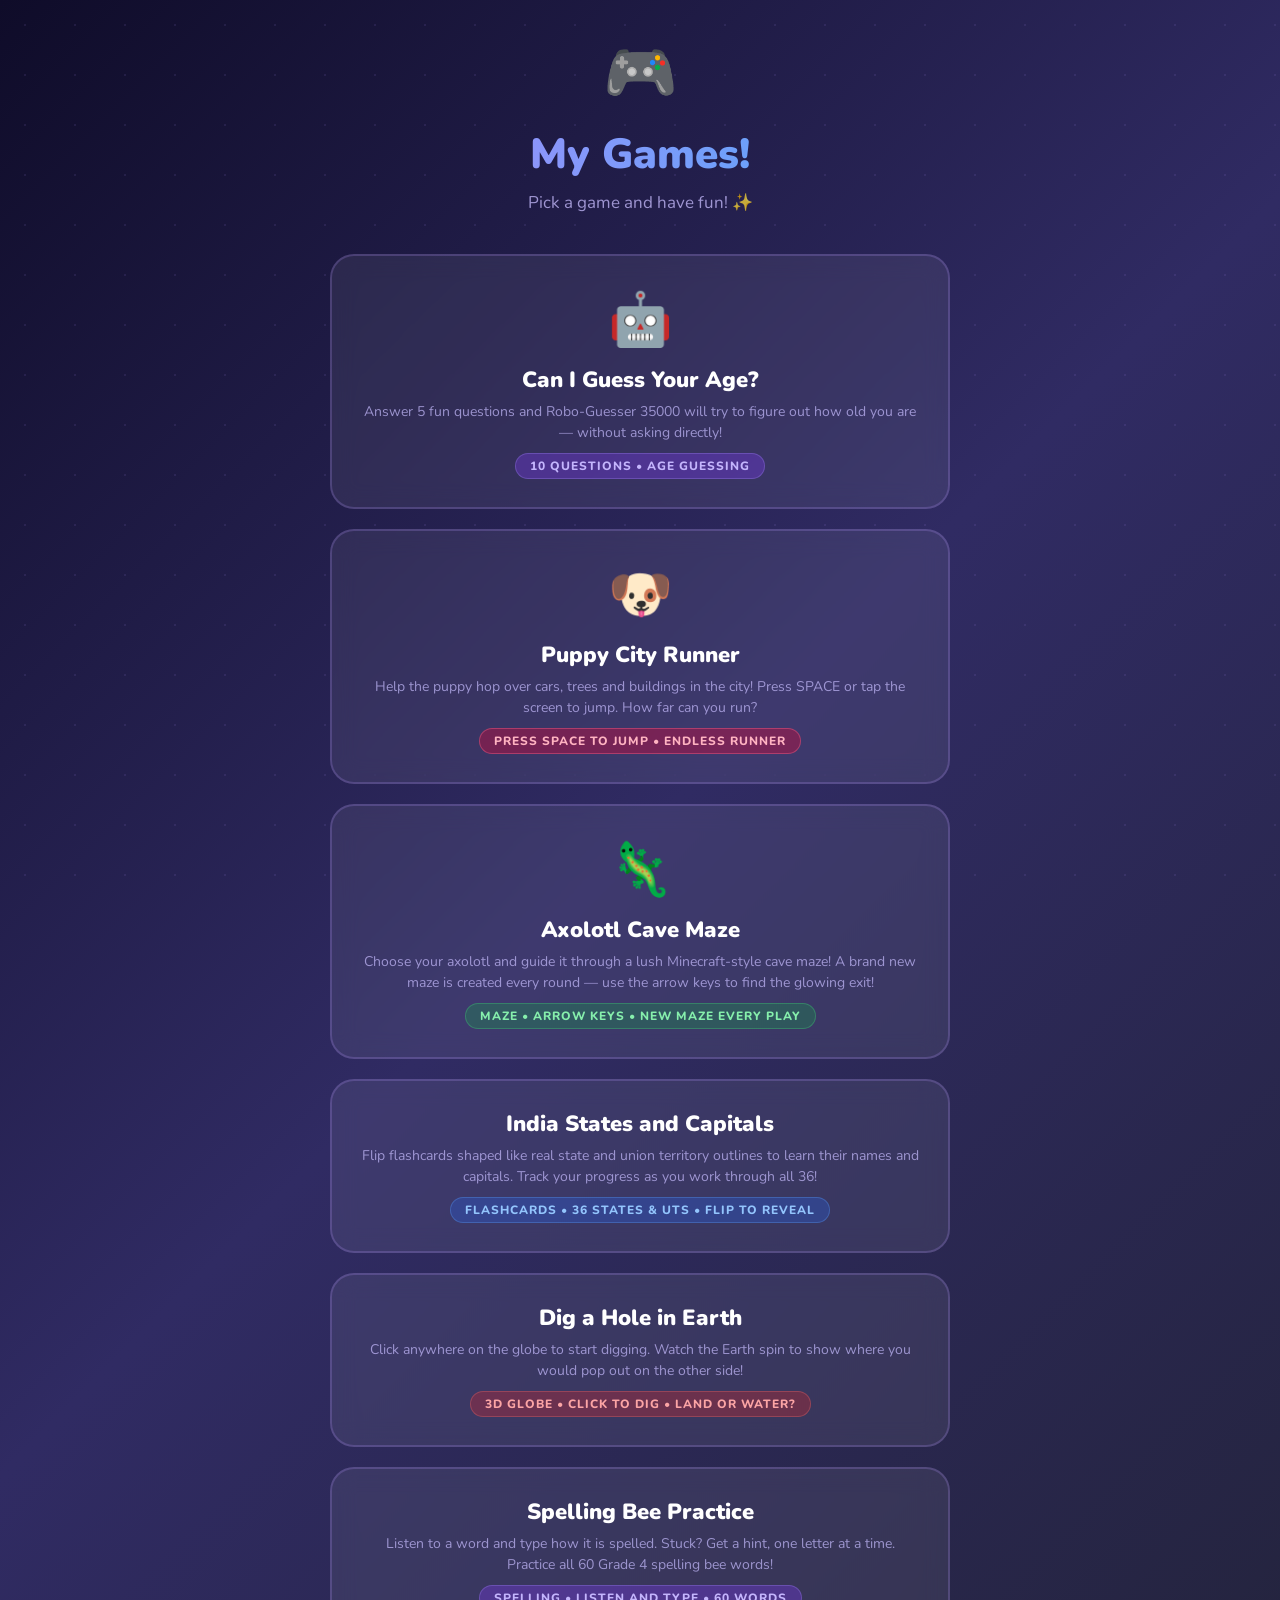
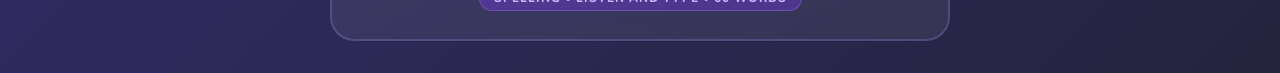
<file: index.html>
<!DOCTYPE html>
<html lang="en">
<head>
  <meta charset="UTF-8" />
  <meta name="viewport" content="width=device-width, initial-scale=1.0" />
  <title>🎮 My Apps</title>
  <style>
    @import url('https://fonts.googleapis.com/css2?family=Nunito:wght@400;700;900&display=swap');
    * { box-sizing: border-box; margin: 0; padding: 0; }
    body {
      font-family: 'Nunito', sans-serif;
      min-height: 100vh;
      background: linear-gradient(135deg, #0f0c29, #302b63, #24243e);
      display: flex; align-items: center; justify-content: center;
      padding: 32px 16px;
    }
    body::before {
      content: '';
      position: fixed; inset: 0;
      background-image: radial-gradient(circle, rgba(180,150,255,0.1) 1px, transparent 1px);
      background-size: 50px 50px;
      pointer-events: none; z-index: 0;
    }
    .container { position: relative; z-index: 1; width: 100%; max-width: 620px; text-align: center; }
    .title { font-size: 42px; font-weight: 900;
      background: linear-gradient(90deg, #a78bfa, #60a5fa, #f472b6, #a78bfa);
      background-size: 250%; -webkit-background-clip: text; -webkit-text-fill-color: transparent;
      animation: shimmer 4s linear infinite; margin-bottom: 8px; }
    .sub { font-size: 17px; color: rgba(200,190,255,0.75); margin-bottom: 40px; }
    .games { display: grid; gap: 20px; }
    .game-card {
      background: rgba(255,255,255,0.07); backdrop-filter: blur(12px);
      border: 2px solid rgba(180,150,255,0.22); border-radius: 24px;
      padding: 28px 28px; text-decoration: none;
      transition: transform 0.18s, box-shadow 0.18s;
      display: block;
    }
    .game-card:hover { transform: translateY(-4px); box-shadow: 0 12px 40px rgba(124,58,237,0.4); }
    .game-icon { font-size: 52px; display: block; margin-bottom: 10px; }
    .game-title { font-size: 22px; font-weight: 900; color: white; margin-bottom: 6px; }
    .game-desc { font-size: 14px; color: rgba(200,190,255,0.7); line-height: 1.5; }
    .badge {
      display: inline-block; margin-top: 10px;
      padding: 4px 14px; border-radius: 20px;
      font-size: 12px; font-weight: 800; letter-spacing: 1px;
    }
    .badge-purple { background: rgba(124,58,237,0.35); color: #c4b5fd; border: 1px solid rgba(167,139,250,0.3); }
    .badge-red    { background: rgba(220,38,38,0.3);   color: #fca5a5; border: 1px solid rgba(248,113,113,0.3); }
    .badge-pink   { background: rgba(230,0,50,0.35);   color: #ffb3c1; border: 1px solid rgba(255,100,140,0.4); }
    .badge-green  { background: rgba(22,163,74,0.3);   color: #86efac; border: 1px solid rgba(74,222,128,0.3); }
    .badge-blue   { background: rgba(37,99,235,0.3);   color: #93c5fd; border: 1px solid rgba(96,165,250,0.3); }
    @keyframes shimmer { from{background-position:0%} to{background-position:250%} }
  </style>
</head>
<body>
<div class="container">
  <div style="font-size:60px;margin-bottom:12px">🎮</div>
  <div class="title">My Games!</div>
  <p class="sub">Pick a game and have fun! ✨</p>
  <div class="games">
    <a href="age_guesser.html" class="game-card">
      <span class="game-icon">🤖</span>
      <div class="game-title">Can I Guess Your Age?</div>
      <div class="game-desc">Answer 5 fun questions and Robo-Guesser 35000 will try to figure out how old you are — without asking directly!</div>
      <span class="badge badge-purple">10 QUESTIONS • AGE GUESSING</span>
    </a>
    <a href="puppy-runner.html" class="game-card">
      <span class="game-icon">🐶</span>
      <div class="game-title">Puppy City Runner</div>
      <div class="game-desc">Help the puppy hop over cars, trees and buildings in the city! Press SPACE or tap the screen to jump. How far can you run?</div>
      <span class="badge badge-pink">PRESS SPACE TO JUMP • ENDLESS RUNNER</span>
    </a>
    <a href="axolotl-maze/index.html" class="game-card">
      <span class="game-icon">🦎</span>
      <div class="game-title">Axolotl Cave Maze</div>
      <div class="game-desc">Choose your axolotl and guide it through a lush Minecraft-style cave maze! A brand new maze is created every round — use the arrow keys to find the glowing exit!</div>
      <span class="badge badge-green">MAZE • ARROW KEYS • NEW MAZE EVERY PLAY</span>
    </a>
    <a href="india-states-capitals/index.html" class="game-card">
      <div class="game-title">India States and Capitals</div>
      <div class="game-desc">Flip flashcards shaped like real state and union territory outlines to learn their names and capitals. Track your progress as you work through all 36!</div>
      <span class="badge badge-blue">FLASHCARDS • 36 STATES & UTS • FLIP TO REVEAL</span>
    </a>
    <a href="dig-a-hole/index.html" class="game-card">
      <div class="game-title">Dig a Hole in Earth</div>
      <div class="game-desc">Click anywhere on the globe to start digging. Watch the Earth spin to show where you would pop out on the other side!</div>
      <span class="badge badge-red">3D GLOBE • CLICK TO DIG • LAND OR WATER?</span>
    </a>
    <a href="spelling-bee/index.html" class="game-card">
      <div class="game-title">Spelling Bee Practice</div>
      <div class="game-desc">Listen to a word and type how it is spelled. Stuck? Get a hint, one letter at a time. Practice all 60 Grade 4 spelling bee words!</div>
      <span class="badge badge-purple">SPELLING • LISTEN AND TYPE • 60 WORDS</span>
    </a>
  </div>
</div>
</body>
</html>
</file>
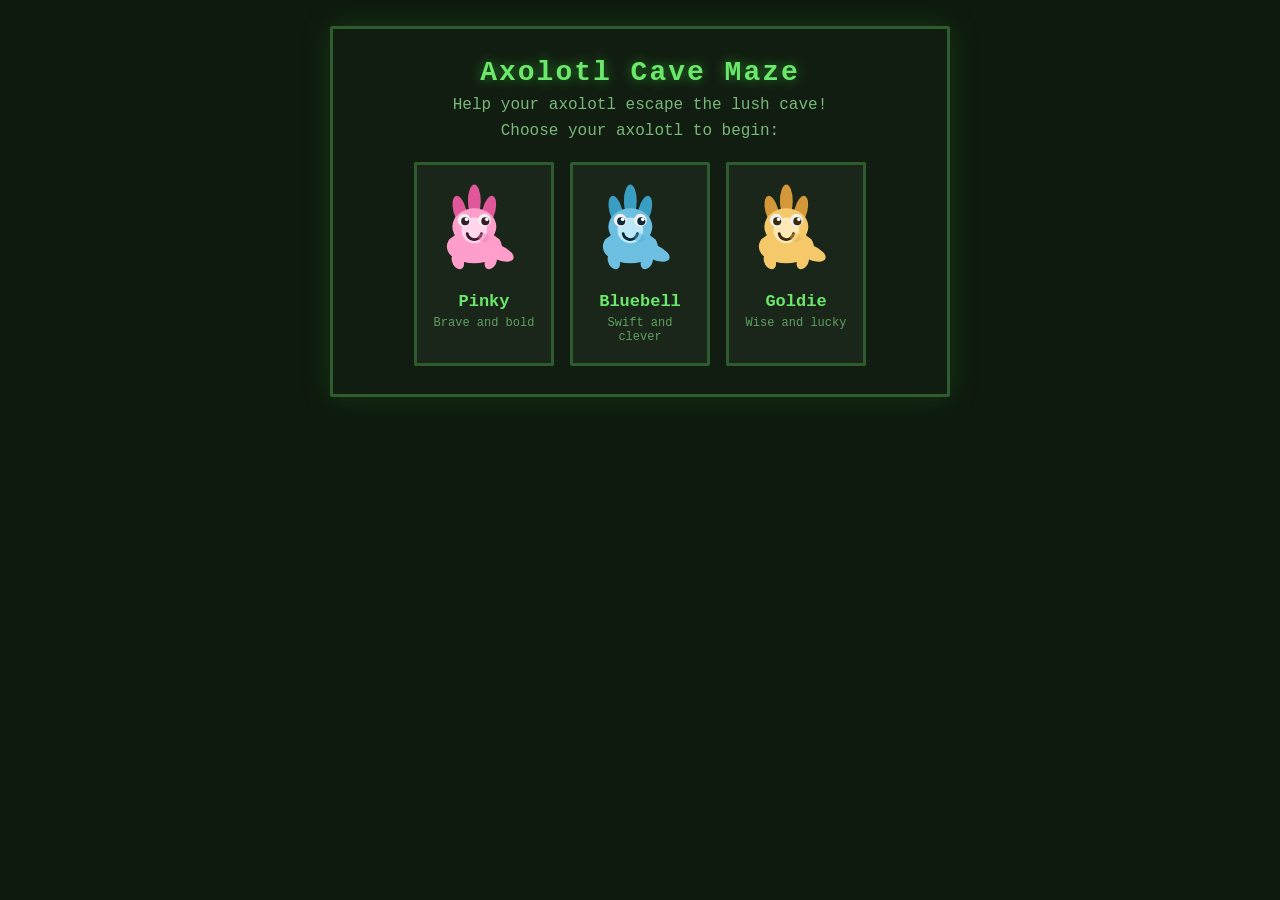
<file: axolotl-maze/index.html>
<!DOCTYPE html>
<html lang="en">
<head>
    <meta charset="UTF-8">
    <meta name="viewport" content="width=device-width, initial-scale=1.0">
    <title>Axolotl Cave Maze</title>
    <link rel="stylesheet" href="style.css">
</head>
<body>

    <!-- ============================================================ -->
    <!-- SCREEN 1: SELECTION SCREEN                                    -->
    <!-- ============================================================ -->
    <div id="selection-screen">
        <h1>Axolotl Cave Maze</h1>
        <p class="subtitle">Help your axolotl escape the lush cave!</p>
        <p class="subtitle">Choose your axolotl to begin:</p>

        <div id="axolotl-choices">
            <div class="axolotl-choice" onclick="selectAxolotl(0)">
                <canvas id="axolotl-preview-0" width="100" height="100"></canvas>
                <p class="axolotl-name">Pinky</p>
                <p class="axolotl-desc">Brave and bold</p>
            </div>
            <div class="axolotl-choice" onclick="selectAxolotl(1)">
                <canvas id="axolotl-preview-1" width="100" height="100"></canvas>
                <p class="axolotl-name">Bluebell</p>
                <p class="axolotl-desc">Swift and clever</p>
            </div>
            <div class="axolotl-choice" onclick="selectAxolotl(2)">
                <canvas id="axolotl-preview-2" width="100" height="100"></canvas>
                <p class="axolotl-name">Goldie</p>
                <p class="axolotl-desc">Wise and lucky</p>
            </div>
        </div>
    </div>


    <!-- ============================================================ -->
    <!-- SCREEN 2: GAME SCREEN                                        -->
    <!--                                                              -->
    <!-- Layout principle: controls are ALWAYS above the maze so     -->
    <!-- they are visible without scrolling on any screen size.       -->
    <!--                                                              -->
    <!-- Each panel (game / win / viz) has its OWN copy of the maze  -->
    <!-- grid so the layout doesn't shift when panels swap.           -->
    <!-- ============================================================ -->
    <div id="game-screen" style="display:none">

        <!-- Compact top bar shown in every panel -->
        <div id="top-bar">
            <span id="top-title">Axolotl Cave Maze</span>
            <div id="top-buttons">
                <button onclick="startNewGame()">New</button>
                <button onclick="goToSelection()">Axolotl</button>
            </div>
        </div>


        <!-- ======================================================= -->
        <!-- PANEL A: GAME PANEL — shown while the player is playing  -->
        <!-- ======================================================= -->
        <div id="game-panel">

            <!-- CONTROLS ABOVE the maze -->
            <div id="game-top-controls">
                <p id="move-counter">Moves: 0</p>

                <!-- D-pad: UP on top row, LEFT/DOWN/RIGHT on bottom row -->
                <div id="arrow-dpad">
                    <div class="dpad-row">
                        <button class="arrow-btn" onclick="movePlayer(-1, 0)">UP</button>
                    </div>
                    <div class="dpad-row">
                        <button class="arrow-btn" onclick="movePlayer(0, -1)">LEFT</button>
                        <button class="arrow-btn" onclick="movePlayer(1, 0)">DOWN</button>
                        <button class="arrow-btn" onclick="movePlayer(0, 1)">RIGHT</button>
                    </div>
                </div>

                <p class="hint-text">Arrow keys also work</p>
            </div>

            <!-- MAZE -->
            <div class="maze-wrapper">
                <div id="maze-grid" class="maze-grid"></div>
            </div>

        </div><!-- end game-panel -->


        <!-- ======================================================= -->
        <!-- PANEL B: WIN PANEL — shown after the player wins         -->
        <!-- ======================================================= -->
        <div id="win-panel" style="display:none">

            <!-- STATS ABOVE the maze -->
            <div id="win-top">
                <div id="win-header">You escaped the cave!</div>

                <div id="win-stats">
                    <div class="stat-box">
                        <div class="stat-number" id="stat-player-moves">0</div>
                        <div class="stat-label">Your moves</div>
                    </div>
                    <div class="stat-divider">vs</div>
                    <div class="stat-box">
                        <div class="stat-number" id="stat-optimal-moves">0</div>
                        <div class="stat-label">Shortest path</div>
                    </div>
                </div>

                <div id="win-rating"></div>
            </div>

            <!-- MAZE with gold optimal path overlay -->
            <div class="maze-wrapper">
                <div id="win-maze-grid" class="maze-grid"></div>
            </div>

            <!-- LEGEND + BUTTONS below the maze -->
            <div id="win-bottom">
                <div id="win-legend">
                    <span class="legend-dot legend-dot-optimal"></span>
                    <span class="legend-text">Gold path = shortest route a computer would take</span>
                </div>
                <div id="win-buttons">
                    <button onclick="startNewGame()">Play Again</button>
                    <button id="watch-algo-btn" onclick="showVizPanel()">Watch Computer Solve It</button>
                </div>
            </div>

        </div><!-- end win-panel -->


        <!-- ======================================================= -->
        <!-- PANEL C: VIZ PANEL — shown during algorithm demo         -->
        <!-- ======================================================= -->
        <div id="viz-panel" style="display:none">

            <!-- ALL CONTROLS ABOVE the maze -->
            <div id="viz-top-controls">

                <!-- Algorithm selection tabs -->
                <div id="algo-tabs">
                    <button class="algo-tab" id="tab-bfs"   onclick="startViz('bfs')">BFS</button>
                    <button class="algo-tab" id="tab-dfs"   onclick="startViz('dfs')">DFS</button>
                    <button class="algo-tab" id="tab-astar" onclick="startViz('astar')">A*</button>
                </div>

                <!-- Step counter and explored count -->
                <div id="viz-stats-bar">
                    <span id="viz-step-count">Step: --</span>
                    <span id="viz-explored-count">Explored: 0 cells</span>
                </div>

                <!-- Playback buttons + speed slider -->
                <div id="viz-controls">
                    <button id="viz-prev-btn" onclick="vizStepBack()"    disabled>Prev</button>
                    <button id="viz-play-btn" onclick="vizTogglePlay()"  disabled>Play</button>
                    <button id="viz-next-btn" onclick="vizStepForward()" disabled>Next</button>
                    <div id="speed-wrapper">
                        <label for="viz-speed">Speed:</label>
                        <input type="range" id="viz-speed" min="1" max="10" value="5">
                    </div>
                </div>

            </div><!-- end viz-top-controls -->

            <!-- MAZE with algorithm visualization overlay -->
            <div class="maze-wrapper">
                <div id="viz-maze-grid" class="maze-grid"></div>
            </div>

            <!-- ALGORITHM INFO + EXPLANATION below the maze -->
            <div id="viz-bottom-info">

                <!-- Algorithm name and description -->
                <div id="algo-info-box">
                    <div id="algo-name">Choose an algorithm above to begin!</div>
                    <div id="algo-description">Each algorithm searches the maze in a different way.</div>
                </div>

                <!-- Current step explanation -->
                <div id="viz-message">Click a tab above to pick an algorithm and start the demo.</div>

                <!-- Color legend -->
                <div id="viz-legend">
                    <div class="legend-item">
                        <span class="legend-dot" style="background:#e8f060; box-shadow:0 0 5px #c8d020;"></span>
                        <span>Frontier</span>
                    </div>
                    <div class="legend-item">
                        <span class="legend-dot" style="background:#ffffff; box-shadow:0 0 6px #fff;"></span>
                        <span>Current</span>
                    </div>
                    <div class="legend-item">
                        <span class="legend-dot" style="background:#2a7a80;"></span>
                        <span>Explored</span>
                    </div>
                    <div class="legend-item">
                        <span class="legend-dot" style="background:#f0b800; box-shadow:0 0 5px #c09000;"></span>
                        <span>Path found</span>
                    </div>
                </div>

                <div id="viz-bottom-buttons">
                    <button onclick="backToWinPanel()">Back to Results</button>
                    <button onclick="startViz(vizAlgorithm)" id="viz-restart-btn" disabled>Restart</button>
                </div>

            </div><!-- end viz-bottom-info -->

        </div><!-- end viz-panel -->

    </div><!-- end game-screen -->

    <script src="game.js"></script>
    <script src="visualizer.js"></script>

</body>
</html>
</file>
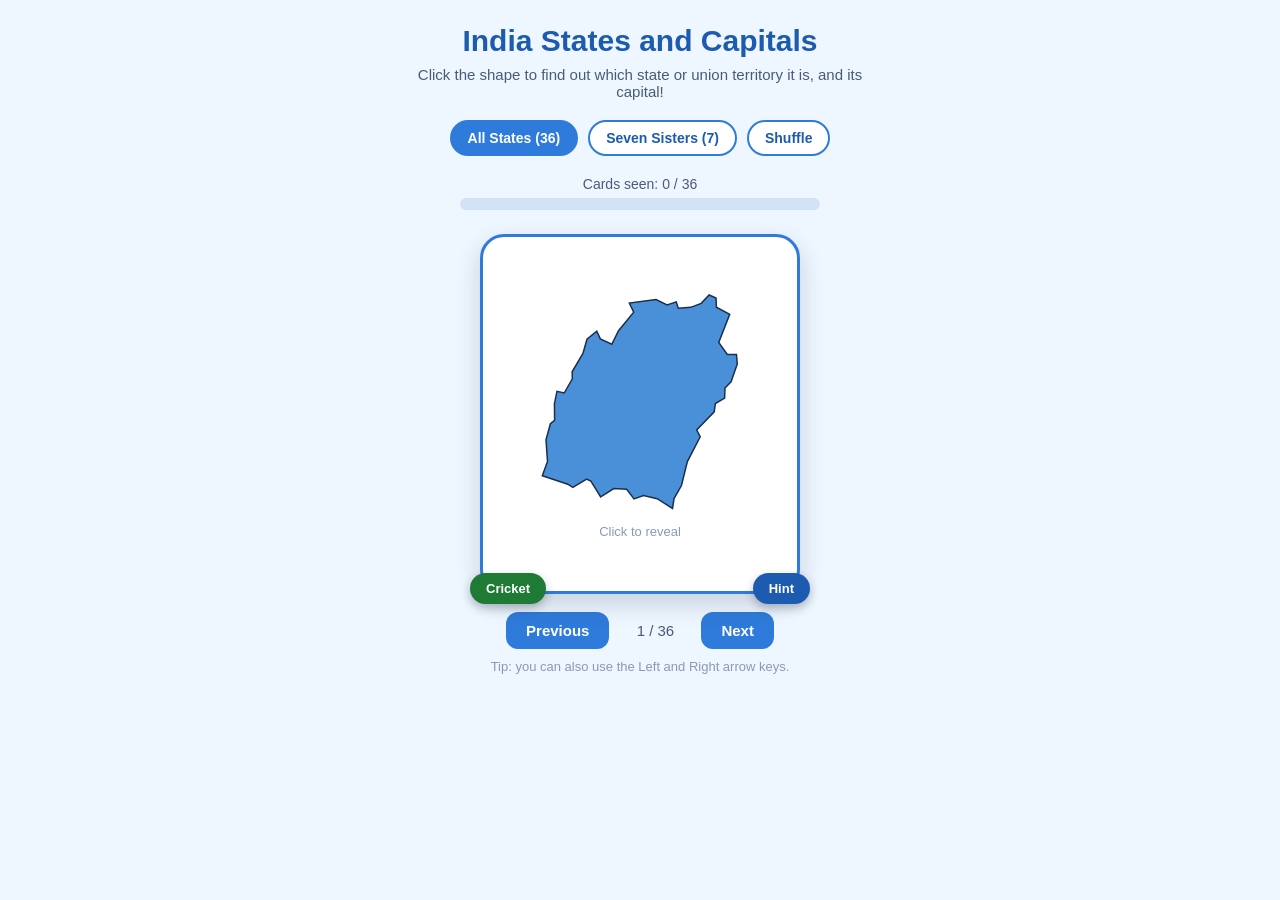
<file: india-states-capitals/index.html>
<!DOCTYPE html>
<html lang="en">
<head>
  <meta charset="UTF-8">
  <meta name="viewport" content="width=device-width, initial-scale=1.0">
  <title>India States and Capitals</title>

  <!-- This page only needs the stylesheet here. All the data and -->
  <!-- game logic live in separate files (states-data.js, script.js) -->
  <!-- so each file stays small and easy to read. -->
  <link rel="stylesheet" href="style.css">
</head>
<body>

  <!-- ============================================================ -->
  <!-- HEADER: title and quick instructions                          -->
  <!-- ============================================================ -->
  <header>
    <h1>India States and Capitals</h1>
    <p class="subtitle">Click the shape to find out which state or union territory it is, and its capital!</p>
  </header>

  <!-- ============================================================ -->
  <!-- DECK MODE: practice the full deck of 36, or just the          -->
  <!-- "Seven Sisters" of the northeast (Arunachal Pradesh, Assam,    -->
  <!-- Manipur, Meghalaya, Mizoram, Nagaland and Tripura). The        -->
  <!-- Shuffle button mixes up the order of whichever deck is active. -->
  <!-- ============================================================ -->
  <div id="mode-controls">
    <button id="mode-all-btn" type="button" class="mode-btn active">All States (36)</button>
    <button id="mode-seven-btn" type="button" class="mode-btn">Seven Sisters (7)</button>
    <button id="shuffle-btn" type="button" class="mode-btn">Shuffle</button>
  </div>

  <!-- ============================================================ -->
  <!-- PROGRESS BAR: shows how many cards in the current deck you've -->
  <!-- revealed                                                      -->
  <!-- ============================================================ -->
  <div id="progress-wrap">
    <p id="progress-label">Cards seen: <span id="progress-count">0</span> / <span id="progress-total">36</span></p>
    <div id="progress-track">
      <div id="progress-fill"></div>
    </div>
  </div>

  <!-- ============================================================ -->
  <!-- FLASHCARD: the main thing you click on                        -->
  <!--                                                                -->
  <!-- It is built from two faces (front/back) stacked on top of      -->
  <!-- each other. CSS flips the whole stack around when we add the   -->
  <!-- "is-flipped" class in script.js.                                -->
  <!--                                                                -->
  <!-- NOTE: this used to be a <button>, but the Hint button below    -->
  <!-- needed to live inside it -- and you can't put a button inside  -->
  <!-- another button in HTML. So it's a <div> with role="button"     -->
  <!-- and tabindex="0", which makes it act like a button for         -->
  <!-- keyboard/screen-reader users too.                               -->
  <!-- ============================================================ -->
  <div id="card-stage">
    <div id="flashcard" role="button" tabindex="0" aria-label="Click to reveal the state name, then click again for the capital">
      <div id="flashcard-inner">

        <!-- FRONT FACE: just the map shape -->
        <div class="card-face card-front">
          <svg id="shape-svg" viewBox="0 0 300 300" xmlns="http://www.w3.org/2000/svg">
            <path id="shape-path" d=""></path>
          </svg>
          <p class="hint">Click to reveal</p>
        </div>

        <!-- BACK FACE: the answer                                     -->
        <!-- The name shows right away, but the capital stays hidden   -->
        <!-- until you click ONE more time -- that's a second little    -->
        <!-- quiz step where you can guess the capital first!           -->
        <div class="card-face card-back">
          <p id="card-type" class="type-badge"></p>
          <h2 id="card-name"></h2>
          <p class="capital-label">Capital</p>
          <p id="card-capital"></p>
          <p id="back-hint" class="hint">Click again for the capital</p>
        </div>

      </div>

      <!-- HINT BUTTON: sits in the bottom-right corner of the card,   -->
      <!-- outside #flashcard-inner so it stays put (doesn't flip)     -->
      <!-- and shows on both faces. Clicking it does NOT flip the      -->
      <!-- card -- script.js stops the click from bubbling up.          -->
      <button id="hint-btn" type="button" aria-label="Get a hint about this state">Hint</button>
      <button id="cricket-hint-btn" type="button" aria-label="Get a cricket fact about this state">Cricket</button>

      <!-- HINT BOX: covers the card with a fun fact when you press     -->
      <!-- the Hint button. Click anywhere on it to close it again.     -->
      <!-- It lives inside #flashcard (but outside #flashcard-inner,    -->
      <!-- like the Hint button) so it overlays on top of the card      -->
      <!-- instead of taking up its own space on the page.              -->
      <div id="hint-box" class="hidden">
        <p id="hint-fact"></p>
      </div>
    </div>
  </div>

  <!-- ============================================================ -->
  <!-- NAVIGATION: move through the deck of 36 cards                 -->
  <!-- ============================================================ -->
  <div id="nav-controls">
    <button id="prev-btn" type="button">Previous</button>
    <span id="deck-counter">1 / 36</span>
    <button id="next-btn" type="button">Next</button>
  </div>

  <p class="hint-text">Tip: you can also use the Left and Right arrow keys.</p>

  <!-- Load the data first, then the game logic that uses it. -->
  <script src="states-data.js"></script>
  <script src="script.js"></script>
</body>
</html>
</file>
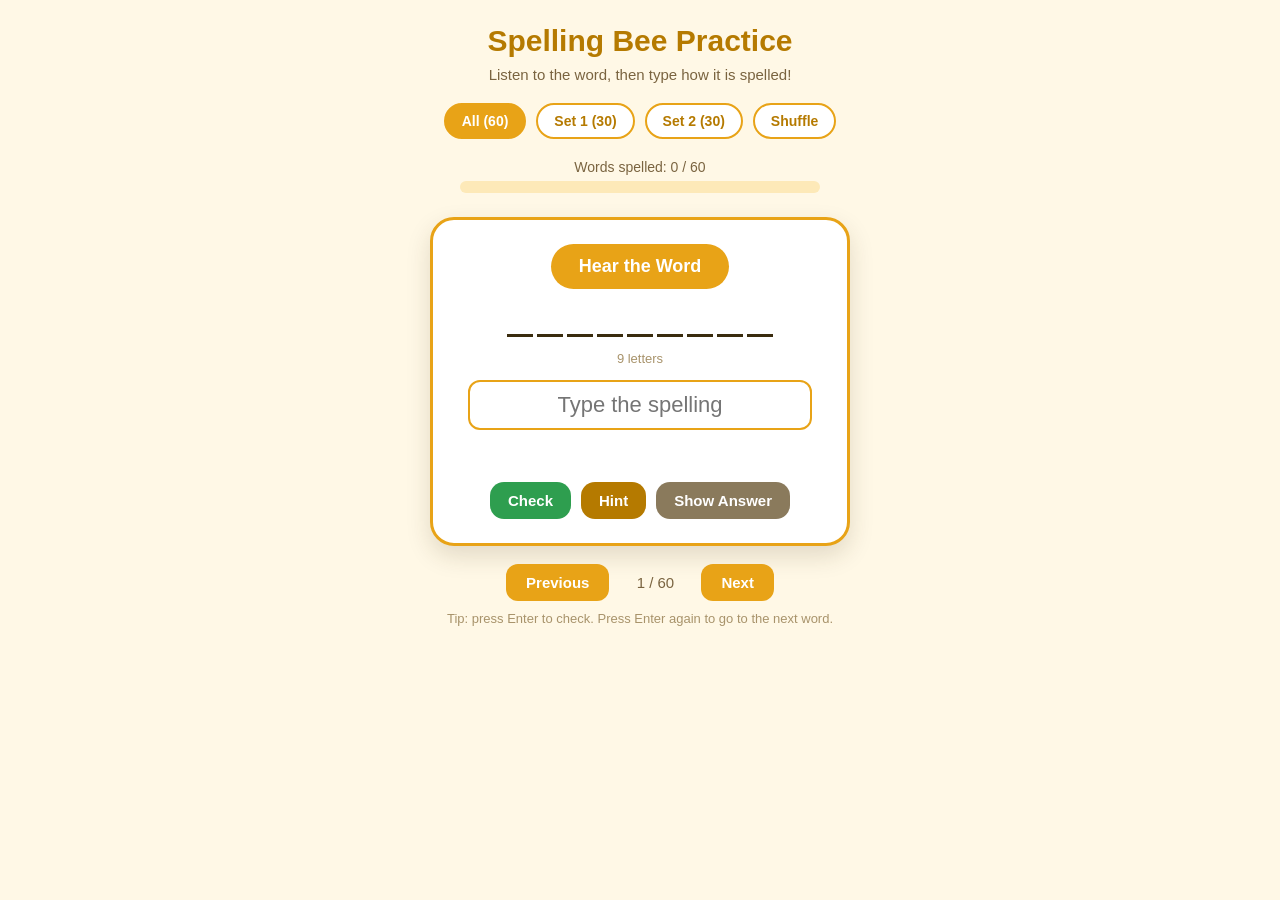
<file: spelling-bee/index.html>
<!DOCTYPE html>
<html lang="en">
<head>
  <meta charset="UTF-8">
  <meta name="viewport" content="width=device-width, initial-scale=1.0">
  <title>Spelling Bee Practice</title>

  <!-- The word lists live in words-data.js and the game logic -->
  <!-- lives in script.js, so each file stays small and easy to read. -->
  <link rel="stylesheet" href="style.css">
</head>
<body>

  <!-- ============================================================ -->
  <!-- HEADER: title and quick instructions                          -->
  <!-- ============================================================ -->
  <header>
    <h1>Spelling Bee Practice</h1>
    <p class="subtitle">Listen to the word, then type how it is spelled!</p>
  </header>

  <!-- ============================================================ -->
  <!-- WORD SET BUTTONS: practice all 60 words, or just one set.     -->
  <!-- The Shuffle button mixes up the order of the current set.     -->
  <!-- ============================================================ -->
  <div id="mode-controls">
    <button id="mode-all-btn" type="button" class="mode-btn active">All (60)</button>
    <button id="mode-set1-btn" type="button" class="mode-btn">Set 1 (30)</button>
    <button id="mode-set2-btn" type="button" class="mode-btn">Set 2 (30)</button>
    <button id="shuffle-btn" type="button" class="mode-btn">Shuffle</button>
  </div>

  <!-- ============================================================ -->
  <!-- PROGRESS BAR: how many words you have spelled correctly       -->
  <!-- ============================================================ -->
  <div id="progress-wrap">
    <p id="progress-label">Words spelled: <span id="progress-count">0</span> / <span id="progress-total">60</span></p>
    <div id="progress-track">
      <div id="progress-fill"></div>
    </div>
  </div>

  <!-- ============================================================ -->
  <!-- FLASHCARD: the word card                                      -->
  <!--                                                                -->
  <!-- script.js fills #blanks with one box for every letter of the   -->
  <!-- word. The boxes are empty until you get a hint, spell it        -->
  <!-- right, or show the answer.                                      -->
  <!-- ============================================================ -->
  <div id="card-stage">
    <div id="flashcard">
      <button id="speak-btn" type="button">Hear the Word</button>

      <div id="blanks"></div>
      <p id="letter-count" class="hint"></p>

      <!-- Type your spelling here and press Enter or Check -->
      <input id="answer-input" type="text" autocomplete="off" autocorrect="off"
             autocapitalize="off" spellcheck="false" placeholder="Type the spelling">

      <p id="message"></p>

      <!-- Meaning and example sentence. Hidden until the word is   -->
      <!-- spelled or the answer is shown.                           -->
      <div id="word-info" class="hidden">
        <p><span class="info-label">Meaning:</span> <span id="word-meaning"></span></p>
        <p><span class="info-label">Example:</span> <span id="word-sentence"></span></p>
      </div>

      <div id="card-buttons">
        <button id="check-btn" type="button">Check</button>
        <button id="hint-btn" type="button">Hint</button>
        <button id="answer-btn" type="button">Show Answer</button>
      </div>
    </div>
  </div>

  <!-- ============================================================ -->
  <!-- NAVIGATION: move through the words                            -->
  <!-- ============================================================ -->
  <div id="nav-controls">
    <button id="prev-btn" type="button">Previous</button>
    <span id="deck-counter">1 / 60</span>
    <button id="next-btn" type="button">Next</button>
  </div>

  <p class="hint-text">Tip: press Enter to check. Press Enter again to go to the next word.</p>

  <!-- Load the word lists first, then the game logic that uses them. -->
  <script src="words-data.js"></script>
  <script src="word-info.js"></script>
  <script src="script.js"></script>
</body>
</html>
</file>
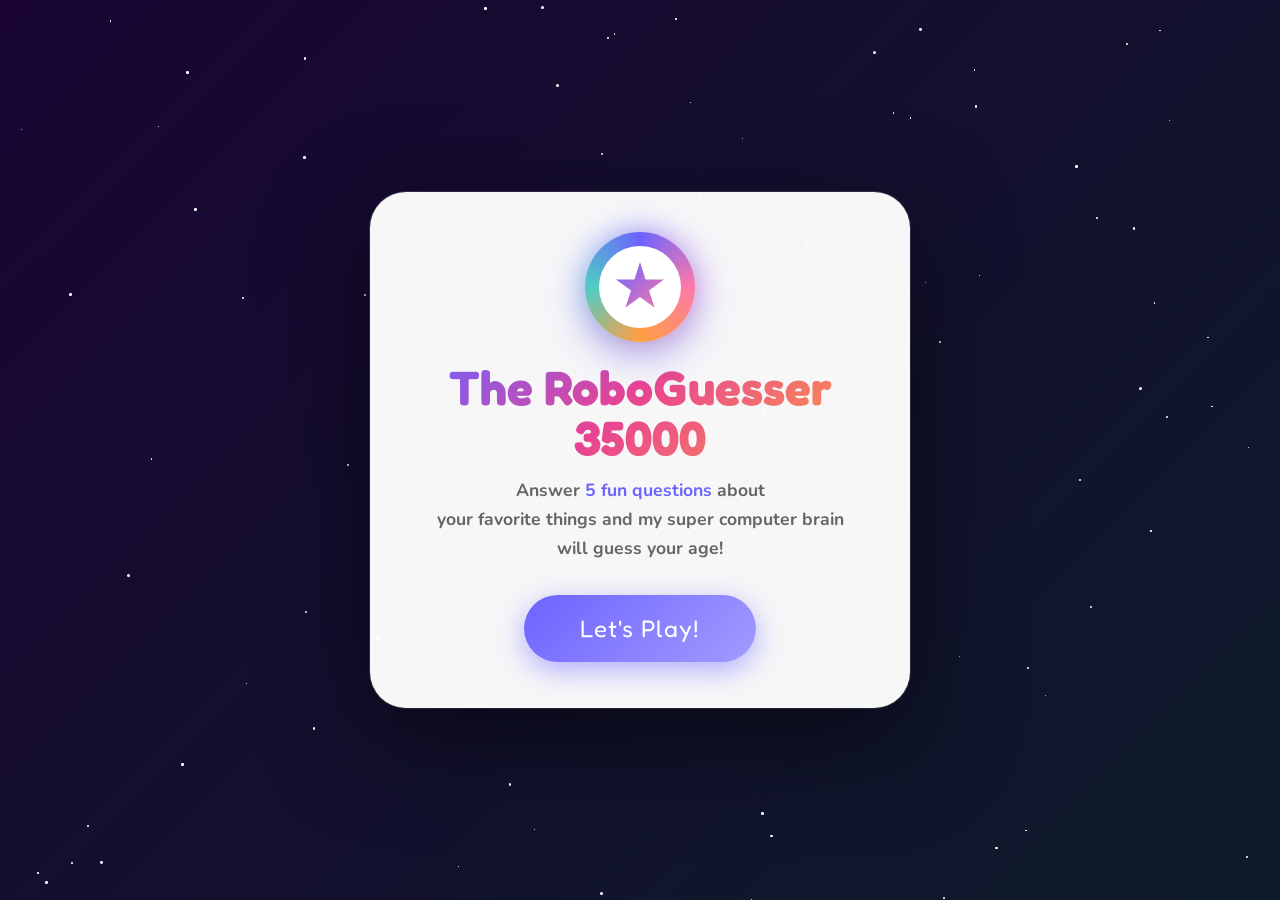
<file: age_guesser.html>
<!DOCTYPE html>
<html lang="en">
<head>
    <meta charset="UTF-8">
    <meta name="viewport" content="width=device-width, initial-scale=1.0">
    <title>The Age Wizard</title>
    <link href="https://fonts.googleapis.com/css2?family=Fredoka+One&family=Nunito:wght@600;700;900&display=swap" rel="stylesheet">
    <style>
        *, *::before, *::after { margin: 0; padding: 0; box-sizing: border-box; }

        body {
            font-family: 'Nunito', sans-serif;
            min-height: 100vh;
            background: linear-gradient(135deg, #1a0533 0%, #0d1b2a 100%);
            display: flex;
            align-items: center;
            justify-content: center;
            overflow: hidden;
            transition: background 1s ease;
        }

        /* ===== STARFIELD ===== */
        #starfield {
            position: fixed;
            inset: 0;
            z-index: 0;
            pointer-events: none;
        }

        .star {
            position: absolute;
            background: white;
            border-radius: 50%;
            animation: starTwinkle ease-in-out infinite;
        }

        @keyframes starTwinkle {
            0%, 100% { opacity: 0.1; transform: scale(0.6); }
            50%       { opacity: 1;   transform: scale(1.1); }
        }

        /* ===== FLOATING BUBBLES ===== */
        #floatingShapes {
            position: fixed;
            inset: 0;
            z-index: 1;
            pointer-events: none;
            overflow: hidden;
        }

        .fshape {
            position: absolute;
            bottom: -120px;
            border-radius: 50%;
            animation: shapeFloat linear infinite;
            opacity: 0;
        }

        @keyframes shapeFloat {
            0%   { opacity: 0;    transform: translateY(0)      rotate(0deg)   scale(0.5); }
            10%  { opacity: 0.45; }
            90%  { opacity: 0.35; }
            100% { opacity: 0;    transform: translateY(-110vh) rotate(720deg) scale(1.2); }
        }

        /* ===== MAIN CARD ===== */
        #gameCard {
            position: relative;
            z-index: 10;
            background: rgba(255, 255, 255, 0.97);
            border-radius: 36px;
            padding: 40px 42px 46px;
            max-width: 540px;
            width: 92%;
            box-shadow: 0 30px 100px rgba(0, 0, 0, 0.55), 0 0 0 1px rgba(255,255,255,0.15);
            text-align: center;
        }

        /* ===== SCREENS ===== */
        .screen { display: none; }
        .screen.active {
            display: block;
            animation: screenIn 0.45s cubic-bezier(0.25, 0.46, 0.45, 0.94) forwards;
        }

        @keyframes screenIn {
            from { opacity: 0; transform: translateY(16px) scale(0.97); }
            to   { opacity: 1; transform: translateY(0)    scale(1); }
        }

        /* ===== WELCOME ===== */
        .wizard-orb {
            width: 110px;
            height: 110px;
            margin: 0 auto 20px;
            background: conic-gradient(#6c63ff, #fd79a8, #ff9f43, #4ecdc4, #6c63ff);
            border-radius: 50%;
            display: flex;
            align-items: center;
            justify-content: center;
            box-shadow: 0 12px 40px rgba(108, 99, 255, 0.55);
            animation: orbPulse 3s ease-in-out infinite;
            position: relative;
        }

        .wizard-orb::before {
            content: '';
            position: absolute;
            inset: 0;
            border-radius: 50%;
            background: conic-gradient(#6c63ff, #fd79a8, #ff9f43, #4ecdc4, #6c63ff);
            filter: blur(14px);
            opacity: 0.55;
            z-index: -1;
        }

        .wizard-orb-inner {
            width: 82px;
            height: 82px;
            background: white;
            border-radius: 50%;
            display: flex;
            align-items: center;
            justify-content: center;
        }

        @keyframes orbPulse {
            0%, 100% { transform: scale(1) rotate(0deg); }
            33%       { transform: scale(1.07) rotate(5deg); }
            66%       { transform: scale(0.96) rotate(-4deg); }
        }

        .star-shape {
            width: 50px;
            height: 50px;
            background: linear-gradient(135deg, #6c63ff, #fd79a8);
            clip-path: polygon(50% 0%, 61% 35%, 98% 35%, 68% 57%, 79% 91%, 50% 70%, 21% 91%, 32% 57%, 2% 35%, 39% 35%);
        }

        .main-title {
            font-family: 'Fredoka One', cursive;
            font-size: 3rem;
            line-height: 1.05;
            background: linear-gradient(135deg, #6c63ff 0%, #e84393 45%, #ff9f43 100%);
            -webkit-background-clip: text;
            -webkit-text-fill-color: transparent;
            background-clip: text;
            margin-bottom: 13px;
        }

        .main-subtitle {
            font-size: 1.1rem;
            color: #666;
            font-weight: 700;
            margin-bottom: 32px;
            line-height: 1.65;
        }

        .main-subtitle strong { color: #6c63ff; }

        .btn-start {
            background: linear-gradient(135deg, #6c63ff, #a29bfe);
            color: white;
            border: none;
            padding: 19px 56px;
            font-size: 1.5rem;
            font-family: 'Fredoka One', cursive;
            border-radius: 50px;
            cursor: pointer;
            box-shadow: 0 8px 28px rgba(108, 99, 255, 0.5);
            transition: all 0.22s ease;
            letter-spacing: 1px;
        }

        .btn-start:hover  { transform: translateY(-5px) scale(1.02); box-shadow: 0 16px 40px rgba(108,99,255,0.6); }
        .btn-start:active { transform: translateY(0) scale(0.98); }

        /* ===== QUESTION SCREEN ===== */
        .progress-wrap {
            display: flex;
            justify-content: center;
            align-items: center;
            gap: 10px;
            margin-bottom: 22px;
        }

        .prog-dot {
            height: 11px;
            width: 11px;
            border-radius: 6px;
            background: #e0e0e0;
            transition: all 0.35s cubic-bezier(0.175, 0.885, 0.32, 1.275);
        }

        .prog-dot.current {
            width: 32px;
            background: #6c63ff;
            box-shadow: 0 3px 14px rgba(108, 99, 255, 0.55);
        }

        .prog-dot.done { background: linear-gradient(135deg, #00b894, #4ecdc4); }

        .question-num {
            font-size: 0.8rem;
            font-weight: 900;
            letter-spacing: 3px;
            text-transform: uppercase;
            color: #bbb;
            margin-bottom: 10px;
        }

        .question-text {
            font-family: 'Fredoka One', cursive;
            font-size: 1.5rem;
            color: #2d1b69;
            line-height: 1.3;
            margin-bottom: 20px;
            min-height: 58px;
            display: flex;
            align-items: center;
            justify-content: center;
            transition: opacity 0.3s ease, transform 0.3s ease;
        }

        /* ===== 4-CHOICE BUTTONS ===== */
        .choice-wrap {
            display: flex;
            flex-direction: column;
            gap: 9px;
        }

        .btn-choice {
            width: 100%;
            padding: 13px 15px;
            border: none;
            border-radius: 16px;
            cursor: pointer;
            transition: all 0.2s ease;
            display: flex;
            align-items: center;
            gap: 12px;
            text-align: left;
            font-family: 'Nunito', sans-serif;
            font-weight: 800;
            font-size: 0.97rem;
            line-height: 1.4;
            color: white;
        }

        /* A — purple */
        .btn-choice[data-choice="0"] {
            background: linear-gradient(135deg, #a29bfe, #6c63ff);
            box-shadow: 0 6px 18px rgba(108, 99, 255, 0.38);
        }
        .btn-choice[data-choice="0"]:hover {
            transform: translateY(-3px) scale(1.015);
            box-shadow: 0 12px 28px rgba(108, 99, 255, 0.55);
        }

        /* B — teal */
        .btn-choice[data-choice="1"] {
            background: linear-gradient(135deg, #55efc4, #00b894);
            box-shadow: 0 6px 18px rgba(0, 184, 148, 0.36);
        }
        .btn-choice[data-choice="1"]:hover {
            transform: translateY(-3px) scale(1.015);
            box-shadow: 0 12px 28px rgba(0, 184, 148, 0.52);
        }

        /* C — orange */
        .btn-choice[data-choice="2"] {
            background: linear-gradient(135deg, #ffc048, #e17055);
            box-shadow: 0 6px 18px rgba(225, 112, 85, 0.36);
        }
        .btn-choice[data-choice="2"]:hover {
            transform: translateY(-3px) scale(1.015);
            box-shadow: 0 12px 28px rgba(225, 112, 85, 0.52);
        }

        /* D — pink */
        .btn-choice[data-choice="3"] {
            background: linear-gradient(135deg, #fd79a8, #e84393);
            box-shadow: 0 6px 18px rgba(232, 67, 147, 0.36);
        }
        .btn-choice[data-choice="3"]:hover {
            transform: translateY(-3px) scale(1.015);
            box-shadow: 0 12px 28px rgba(232, 67, 147, 0.52);
        }

        .btn-choice:active  { transform: translateY(0) scale(0.97) !important; }
        .btn-choice:disabled { opacity: 0.55; cursor: default; transform: none !important; }

        .choice-badge {
            min-width: 34px;
            height: 34px;
            border-radius: 50%;
            background: rgba(255, 255, 255, 0.28);
            display: flex;
            align-items: center;
            justify-content: center;
            font-family: 'Fredoka One', cursive;
            font-size: 1.1rem;
            flex-shrink: 0;
        }

        /* ===== THINKING ===== */
        .thinking-spinner {
            width: 96px;
            height: 96px;
            margin: 0 auto 24px;
            background: conic-gradient(#6c63ff, #fd79a8, #ff9f43, #4ecdc4, #6c63ff);
            border-radius: 50%;
            animation: spinnerRotate 1s linear infinite;
            position: relative;
        }

        .thinking-spinner::after {
            content: '';
            position: absolute;
            inset: 10px;
            background: white;
            border-radius: 50%;
        }

        @keyframes spinnerRotate { to { transform: rotate(360deg); } }

        .thinking-title {
            font-family: 'Fredoka One', cursive;
            font-size: 2rem;
            color: #2d1b69;
            margin-bottom: 20px;
        }

        .thinking-dots {
            display: flex;
            justify-content: center;
            gap: 10px;
            margin-bottom: 18px;
        }

        .thinking-dots span {
            display: inline-block;
            width: 12px;
            height: 12px;
            border-radius: 50%;
            animation: dotJump 0.65s ease-in-out infinite;
        }

        .thinking-dots span:nth-child(1) { background: #6c63ff;  animation-delay: 0s; }
        .thinking-dots span:nth-child(2) { background: #fd79a8;  animation-delay: 0.15s; }
        .thinking-dots span:nth-child(3) { background: #ff9f43;  animation-delay: 0.3s; }

        @keyframes dotJump {
            0%, 100% { transform: translateY(0); }
            50%       { transform: translateY(-14px); }
        }

        .thinking-sub { font-size: 1.05rem; color: #999; font-weight: 700; }

        /* ===== RESULT ===== */
        .result-intro {
            font-size: 0.86rem;
            font-weight: 900;
            text-transform: uppercase;
            letter-spacing: 4px;
            color: #ccc;
            margin-bottom: 6px;
        }

        #ageDisplay {
            font-family: 'Fredoka One', cursive;
            font-size: 9rem;
            line-height: 1;
            background: linear-gradient(135deg, #6c63ff 0%, #e84393 40%, #ff9f43 80%, #4ecdc4 100%);
            -webkit-background-clip: text;
            -webkit-text-fill-color: transparent;
            background-clip: text;
            margin: 6px 0 4px;
            display: block;
            animation: ageReveal 0.75s cubic-bezier(0.175, 0.885, 0.32, 1.275) forwards;
        }

        @keyframes ageReveal {
            0%   { transform: scale(0) rotate(-15deg); opacity: 0; }
            60%  { transform: scale(1.18) rotate(4deg); }
            80%  { transform: scale(0.93) rotate(-2deg); }
            100% { transform: scale(1) rotate(0deg); opacity: 1; }
        }

        .age-suffix {
            font-family: 'Fredoka One', cursive;
            font-size: 1.65rem;
            color: #2d1b69;
            margin-bottom: 20px;
        }

        .fun-msg {
            background: linear-gradient(135deg, #fff3cd, #ffeaa7);
            border-radius: 16px;
            padding: 15px 20px;
            font-size: 1.05rem;
            color: #7d5200;
            font-weight: 800;
            margin-bottom: 26px;
            border: 2px solid #ffe066;
            line-height: 1.45;
        }

        .btn-again {
            background: linear-gradient(135deg, #e84393, #6c63ff);
            color: white;
            border: none;
            padding: 17px 46px;
            font-size: 1.4rem;
            font-family: 'Fredoka One', cursive;
            border-radius: 50px;
            cursor: pointer;
            box-shadow: 0 8px 28px rgba(108, 99, 255, 0.45);
            transition: all 0.22s ease;
            letter-spacing: 1px;
        }

        .btn-again:hover  { transform: translateY(-5px) scale(1.02); box-shadow: 0 16px 40px rgba(108,99,255,0.55); }
        .btn-again:active { transform: translateY(0) scale(0.97); }

        /* ===== CONFETTI ===== */
        .confetti-piece {
            position: fixed;
            pointer-events: none;
            z-index: 999;
            animation: confettiFall linear forwards;
        }

        @keyframes confettiFall {
            0%   { opacity: 1; transform: translateY(0)     rotate(0deg)   scaleX(1); }
            50%  {             transform: translateY(45vh)  rotate(360deg) scaleX(-1); }
            100% { opacity: 0; transform: translateY(100vh) rotate(720deg) scaleX(1); }
        }
    </style>
</head>
<body>
    <div id="starfield"></div>
    <div id="floatingShapes"></div>

    <div id="gameCard">

        <!-- ============ WELCOME ============ -->
        <div class="screen active" id="welcomeScreen">
            <div class="wizard-orb">
                <div class="wizard-orb-inner">
                    <div class="star-shape"></div>
                </div>
            </div>
            <h1 class="main-title">The RoboGuesser<br>35000</h1>
            <p class="main-subtitle">
                Answer <strong>5 fun questions</strong> about<br>
                your favorite things and my super computer brain<br>
                will guess your age!
            </p>
            <button class="btn-start" onclick="startGame()">Let's Play!</button>
        </div>

        <!-- ============ QUESTION ============ -->
        <div class="screen" id="questionScreen">
            <div class="progress-wrap">
                <div class="prog-dot" id="dot0"></div>
                <div class="prog-dot" id="dot1"></div>
                <div class="prog-dot" id="dot2"></div>
                <div class="prog-dot" id="dot3"></div>
                <div class="prog-dot" id="dot4"></div>
            </div>
            <p class="question-num" id="questionNum">Question 1 of 5</p>
            <div class="question-text" id="questionText">Loading...</div>
            <div class="choice-wrap" id="choiceWrap">
                <button class="btn-choice" data-choice="0" onclick="answer(0)">
                    <span class="choice-badge">A</span>
                    <span class="choice-label"></span>
                </button>
                <button class="btn-choice" data-choice="1" onclick="answer(1)">
                    <span class="choice-badge">B</span>
                    <span class="choice-label"></span>
                </button>
                <button class="btn-choice" data-choice="2" onclick="answer(2)">
                    <span class="choice-badge">C</span>
                    <span class="choice-label"></span>
                </button>
                <button class="btn-choice" data-choice="3" onclick="answer(3)">
                    <span class="choice-badge">D</span>
                    <span class="choice-label"></span>
                </button>
            </div>
        </div>

        <!-- ============ THINKING ============ -->
        <div class="screen" id="thinkingScreen">
            <div class="thinking-spinner"></div>
            <h2 class="thinking-title">Hmm, let me think...</h2>
            <div class="thinking-dots">
                <span></span>
                <span></span>
                <span></span>
            </div>
            <p class="thinking-sub">The RoboGuesser is analyzing the data...</p>
        </div>

        <!-- ============ RESULT ============ -->
        <div class="screen" id="resultScreen">
            <p class="result-intro">I think you are</p>
            <span id="ageDisplay">??</span>
            <p class="age-suffix">years old!</p>
            <div class="fun-msg" id="funMsg">You are absolutely amazing!</div>
            <button class="btn-again" onclick="resetGame()">Play Again!</button>
        </div>

    </div>

    <script>
        // ===== QUESTIONS =====
        // scores[i] = points added when player picks choice i
        // Roughly: A=youngest feel, D=oldest feel
        const questions = [
            {
                text: "What is your perfect snack?",
                choices: [
                    "Gummy bears, juice box, and cream roll",
                    "Chips, pizza slices, or a fizzy drink",
                    "Coffee and avocado toast",
                    "Herbal tea and a sev mamra"
                ],
                ages: [8, 15, 35, 55]
            },
            {
                text: "Pick your favorite rainy-day activity!",
                choices: [
                    "Go out and dance in the rain or splash in puddles",
                    "Play video games or binge a fun TV show",
                    "Read a great book with some music on",
                    "A long nap, then a documentary"
                ],
                ages: [8, 16, 32, 58]
            },
            {
                text: "What is your dream weekend trip?",
                choices: [
                    "A giant theme park full of wild roller coasters",
                    "A concert with friends",
                    "A road trip stopping at great places to eat",
                    "A peaceful spa weekend or long walks in nature"
                ],
                ages: [10, 16, 35, 55]
            },
            {
                text: "What kind of music gets you going?",
                choices: [
                    "Fun cartoon themes or video game soundtracks",
                    "The latest k-pop hits everyone is talking about",
                    "Songs from the 90s and 2000s — pure nostalgia",
                    "Classic bollywood oldies"
                ],
                ages: [6, 12, 35, 58]
            },
            {
                text: "What would you do with a surprise ₹5000?",
                choices: [
                    "Loads of candy, a toy, or fun stuff at the shop",
                    "Video games, clothes, or a night out with friends",
                    "A nice dinner, a couple of good books, or save some",
                    "Put it towards bills, invest it, or donate to charity"
                ],
                ages: [8, 17, 32, 55]
            }
        ];

        const bgGradients = [
            'linear-gradient(135deg, #1a0533 0%, #0d1b2a 100%)',
            'linear-gradient(135deg, #200060 0%, #3a0078 100%)',
            'linear-gradient(135deg, #7a0030 0%, #220040 100%)',
            'linear-gradient(135deg, #003d40 0%, #001a44 100%)',
            'linear-gradient(135deg, #6a2a00 0%, #3a0050 100%)',
            'linear-gradient(135deg, #002060 0%, #400040 100%)',
            'linear-gradient(135deg, #2d1b69 0%, #11998e 100%)',
            'linear-gradient(135deg, #f6d365 0%, #fda085 50%, #f093fb 100%)'
        ];

        const funMessages = [
            { maxAge:  9, msg: "You are a super-duper kid with magic powers!" },
            { maxAge: 12, msg: "You are young and bursting with incredible energy!" },
            { maxAge: 17, msg: "You are a cool teenager ready to take on the world!" },
            { maxAge: 25, msg: "You are a young adult with the whole world ahead of you!" },
            { maxAge: 35, msg: "You are in the prime of your totally awesome life!" },
            { maxAge: 50, msg: "You are wise, wonderful, and absolutely amazing!" },
            { maxAge: 65, msg: "You are a true legend with incredible stories to tell!" },
            { maxAge: 999, msg: "You are timeless — a one-of-a-kind living legend!" }
        ];

        let currentQ    = 0;
        let chosenAges  = [];

        // ===== BACKGROUND EFFECTS =====
        function initStarfield() {
            const sf = document.getElementById('starfield');
            for (let i = 0; i < 90; i++) {
                const s     = document.createElement('div');
                s.className = 'star';
                const size  = Math.random() * 2.5 + 0.8;
                s.style.cssText = `
                    width:${size}px; height:${size}px;
                    left:${Math.random()*100}%; top:${Math.random()*100}%;
                    animation-duration:${(Math.random()*3+2).toFixed(1)}s;
                    animation-delay:${(Math.random()*4).toFixed(1)}s;
                `;
                sf.appendChild(s);
            }
        }

        function initFloatingShapes() {
            const wrap    = document.getElementById('floatingShapes');
            const palette = ['#6c63ff','#ff6b6b','#ff9f43','#4ecdc4','#fd79a8','#a29bfe','#55efc4','#ffd700'];
            for (let i = 0; i < 18; i++) {
                const el    = document.createElement('div');
                el.className = 'fshape';
                const size   = Math.random() * 60 + 18;
                const color  = palette[Math.floor(Math.random() * palette.length)];
                el.style.cssText = `
                    width:${size}px; height:${size}px;
                    left:${Math.random()*100}%;
                    bottom:-${size+10}px;
                    background:${color};
                    animation-duration:${(Math.random()*12+9).toFixed(1)}s;
                    animation-delay:${(Math.random()*10).toFixed(1)}s;
                `;
                wrap.appendChild(el);
            }
        }

        // ===== HELPERS =====
        function showScreen(id) {
            document.querySelectorAll('.screen').forEach(s => s.classList.remove('active'));
            document.getElementById(id).classList.add('active');
        }

        function setBg(index) {
            document.body.style.background = bgGradients[index];
        }

        // ===== GAME FLOW =====
        function startGame() {
            currentQ   = 0;
            chosenAges = [];
            renderQuestion();
            showScreen('questionScreen');
            setBg(1);
        }

        function renderQuestion() {
            const q = questions[currentQ];

            document.getElementById('questionNum').textContent = `Question ${currentQ + 1} of 5`;

            const qt = document.getElementById('questionText');
            qt.style.opacity   = '0';
            qt.style.transform = 'translateY(8px)';
            setTimeout(() => {
                qt.textContent     = q.text;
                qt.style.opacity   = '1';
                qt.style.transform = 'translateY(0)';
            }, 100);

            // Populate the 4 choice labels
            const labels = document.querySelectorAll('.choice-label');
            labels.forEach((el, i) => { el.textContent = q.choices[i]; });

            // Update progress dots
            for (let i = 0; i < 5; i++) {
                const dot = document.getElementById('dot' + i);
                dot.className = 'prog-dot';
                if      (i < currentQ)   dot.classList.add('done');
                else if (i === currentQ) dot.classList.add('current');
            }
        }

        function answer(choiceIndex) {
            document.querySelectorAll('.btn-choice').forEach(b => b.disabled = true);

            chosenAges.push(questions[currentQ].ages[choiceIndex]);
            currentQ++;

            if (currentQ < 5) {
                const qs = document.getElementById('questionScreen');
                qs.classList.remove('active');
                void qs.offsetWidth;
                qs.classList.add('active');

                renderQuestion();
                setBg(currentQ + 1);

                setTimeout(() => {
                    document.querySelectorAll('.btn-choice').forEach(b => b.disabled = false);
                }, 380);
            } else {
                showThinking();
            }
        }

        function showThinking() {
            showScreen('thinkingScreen');
            setBg(6);
            setTimeout(showResult, 2500);
        }

        function showResult() {
            const avg        = chosenAges.reduce((a, b) => a + b, 0) / chosenAges.length;
            const sparkle    = Math.floor(Math.random() * 5) - 2; // ±2 magic variance
            const guessedAge = Math.max(4, Math.min(88, Math.round(avg) + sparkle));

            document.getElementById('ageDisplay').textContent = guessedAge;

            const msgObj = funMessages.find(m => guessedAge <= m.maxAge)
                        || funMessages[funMessages.length - 1];
            document.getElementById('funMsg').textContent = msgObj.msg;

            showScreen('resultScreen');
            setBg(7);
            setTimeout(launchConfetti, 200);
        }

        function launchConfetti() {
            const palette = ['#6c63ff','#ff6b6b','#ff9f43','#4ecdc4','#fd79a8','#ffd700','#a29bfe','#00b894','#e17055'];
            const shapes  = [
                'border-radius:50%',
                'border-radius:3px',
                'border-radius:50% 0 50% 0',
                'clip-path:polygon(50% 0%,61% 35%,98% 35%,68% 57%,79% 91%,50% 70%,21% 91%,32% 57%,2% 35%,39% 35%)'
            ];
            for (let i = 0; i < 70; i++) {
                setTimeout(() => {
                    const p     = document.createElement('div');
                    p.className = 'confetti-piece';
                    const size  = Math.random() * 11 + 7;
                    const shape = shapes[Math.floor(Math.random() * shapes.length)];
                    const color = palette[Math.floor(Math.random() * palette.length)];
                    const dur   = (Math.random() * 2 + 2.2).toFixed(1);
                    p.style.cssText = `
                        left:${Math.random()*100}vw; top:-20px;
                        width:${size}px; height:${size}px;
                        background:${color}; ${shape};
                        animation-duration:${dur}s;
                    `;
                    document.body.appendChild(p);
                    setTimeout(() => p.remove(), parseFloat(dur) * 1000 + 500);
                }, i * 55);
            }
        }

        function resetGame() {
            setBg(0);
            showScreen('welcomeScreen');
        }

        initStarfield();
        initFloatingShapes();
    </script>
</body>
</html>
</file>
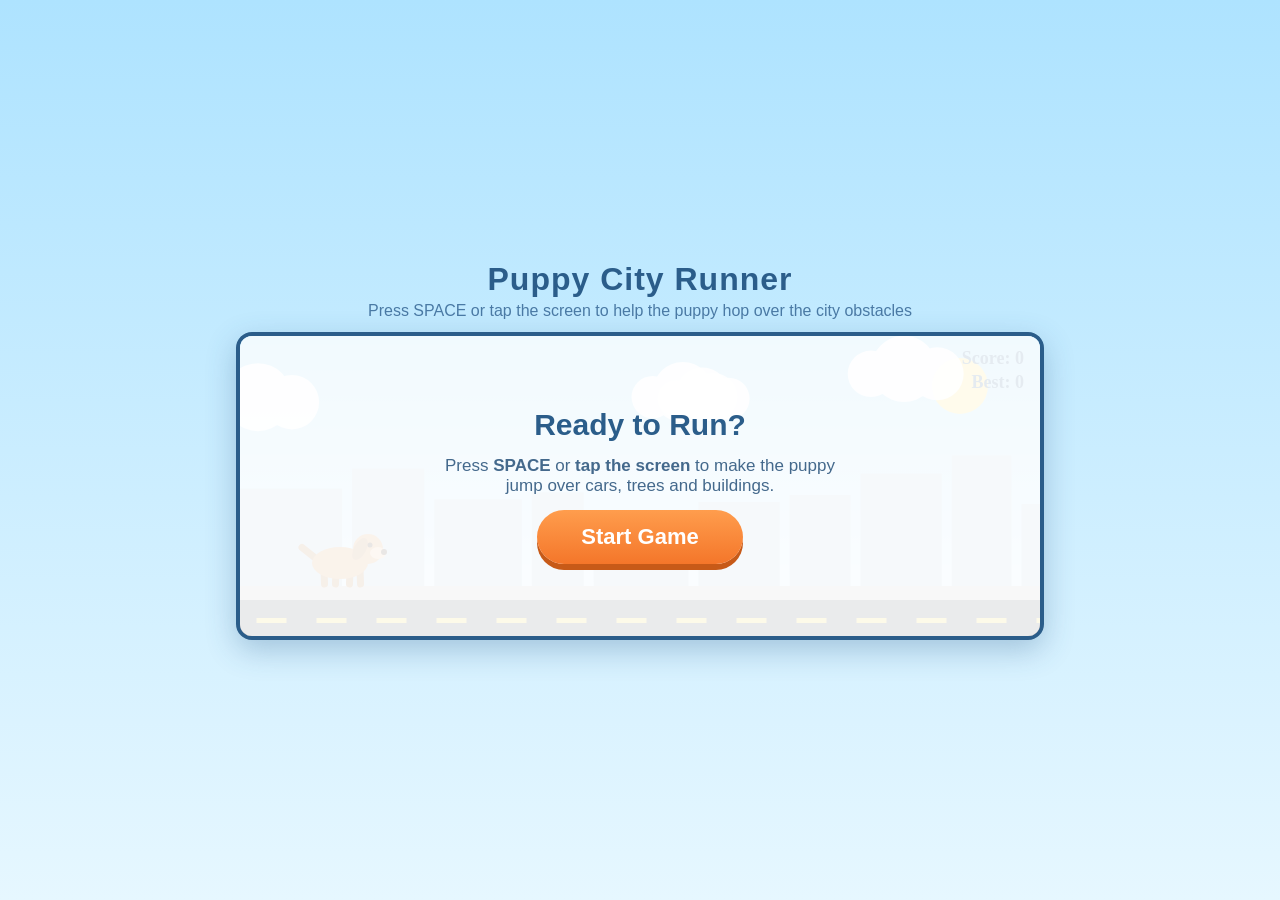
<file: puppy-runner.html>
<!DOCTYPE html>
<html lang="en">
<head>
  <meta charset="UTF-8" />
  <meta name="viewport" content="width=device-width, initial-scale=1.0" />
  <title>Puppy City Runner</title>

  <!-- ============================================================
       STYLES
       This section controls how the page looks: colors, the game
       frame, buttons, and the text on screen.
       ============================================================ -->
  <style>
    /* Make the whole page a soft sky color and center everything */
    * { box-sizing: border-box; margin: 0; padding: 0; }
    body {
      font-family: 'Trebuchet MS', 'Comic Sans MS', sans-serif;
      background: linear-gradient(180deg, #aee3ff 0%, #e6f7ff 100%);
      min-height: 100vh;
      display: flex;
      flex-direction: column;
      align-items: center;
      justify-content: center;
      padding: 16px;
    }

    h1 {
      color: #2b5d8a;
      margin-bottom: 4px;
      letter-spacing: 1px;
    }

    .tagline {
      color: #4a7aa5;
      margin-bottom: 12px;
      font-size: 16px;
    }

    /* The game lives inside this box */
    .game-frame {
      position: relative;
      border: 4px solid #2b5d8a;
      border-radius: 16px;
      overflow: hidden;
      background: white;
      box-shadow: 0 10px 30px rgba(43, 93, 138, 0.3);
      max-width: 100%;
    }

    canvas { display: block; max-width: 100%; height: auto; }

    /* The panel that covers the game at the start and at game over */
    .overlay {
      position: absolute;
      inset: 0;
      background: rgba(255, 255, 255, 0.88);
      display: flex;
      flex-direction: column;
      align-items: center;
      justify-content: center;
      text-align: center;
      gap: 14px;
      padding: 20px;
    }

    .overlay h2 { color: #2b5d8a; font-size: 30px; }
    .overlay p  { color: #44698c; font-size: 17px; max-width: 420px; }

    .big-button {
      font-family: inherit;
      font-size: 22px;
      font-weight: bold;
      color: white;
      background: linear-gradient(180deg, #ff9d4d, #f4762a);
      border: none;
      border-radius: 40px;
      padding: 14px 44px;
      cursor: pointer;
      box-shadow: 0 6px 0 #c75a18;
      transition: transform 0.1s;
    }
    .big-button:active { transform: translateY(4px); box-shadow: 0 2px 0 #c75a18; }

    .hidden { display: none; }
  </style>
</head>
<body>

  <h1>Puppy City Runner</h1>
  <p class="tagline">Press SPACE or tap the screen to help the puppy hop over the city obstacles</p>

  <div class="game-frame">
    <!-- The canvas is where the whole game is drawn -->
    <canvas id="game" width="800" height="300"></canvas>

    <!-- Start screen (shown before the game begins) -->
    <div id="startScreen" class="overlay">
      <h2>Ready to Run?</h2>
      <p>Press <strong>SPACE</strong> or <strong>tap the screen</strong> to make
         the puppy jump over cars, trees and buildings.</p>
      <button id="startButton" class="big-button">Start Game</button>
    </div>

    <!-- Game over screen (hidden until the puppy trips) -->
    <div id="gameOverScreen" class="overlay hidden">
      <h2>Oops! The puppy tripped!</h2>
      <p id="finalScoreText">You scored 0 points.</p>
      <p>Press <strong>SPACE</strong> or tap the button to try again!</p>
      <button id="restartButton" class="big-button">Play Again</button>
    </div>
  </div>

  <!-- ============================================================
       GAME CODE
       Everything below makes the game work. It is split into
       sections with comments so you can find and change things.
       ============================================================ -->
  <script>
    // ----------------------------------------------------------
    // SECTION 1: GAME SETTINGS
    // Change these numbers to make the game easier or harder!
    // ----------------------------------------------------------
    const GRAVITY        = 0.55;  // How fast the puppy falls (bigger = falls faster)
    const JUMP_POWER     = 13;    // How high the puppy jumps (bigger = higher)
    const START_SPEED    = 4.5;   // How fast obstacles move at the start
    const SPEED_INCREASE = 0.001; // How quickly the game speeds up over time
    const MIN_GAP        = 90;    // Smallest time gap between obstacles (in frames)
    const EXTRA_GAP      = 80;    // Random extra gap added on top of MIN_GAP
    const HITBOX_SHRINK  = 0.25;  // Hitboxes are shrunk 25% so the game is forgiving

    // ----------------------------------------------------------
    // SECTION 2: SETUP
    // Grab the canvas and the buttons so the code can use them.
    // ----------------------------------------------------------
    const canvas = document.getElementById('game');
    const ctx = canvas.getContext('2d');
    const GROUND_Y = 250; // The y position of the sidewalk the puppy runs on

    const startScreen    = document.getElementById('startScreen');
    const gameOverScreen = document.getElementById('gameOverScreen');
    const startButton    = document.getElementById('startButton');
    const restartButton  = document.getElementById('restartButton');
    const finalScoreText = document.getElementById('finalScoreText');

    // The "state" tells us what is happening right now in the game.
    // It can be 'waiting', 'playing' or 'gameover'.
    let state = 'waiting';

    let speed = START_SPEED;     // Current scrolling speed
    let score = 0;               // Current score
    let bestScore = Number(localStorage.getItem('puppyBestScore') || 0);
    let frameCount = 0;          // Counts frames, used for animations
    let nextObstacleIn = 100;    // Frames until the next obstacle appears

    // The puppy! It has a position, a size, and a vertical speed.
    const puppy = {
      x: 70,
      y: GROUND_Y,      // y is where the puppy's feet are
      width: 60,
      height: 45,
      velocityY: 0,     // How fast the puppy is moving up or down
      onGround: true
    };

    let obstacles = [];  // List of obstacles currently on screen
    let clouds = [];     // Decorative clouds in the sky
    let skyline = [];    // Decorative buildings far away in the background

    // ----------------------------------------------------------
    // SECTION 3: BACKGROUND SCENERY
    // Clouds and a city skyline that slowly drift by.
    // ----------------------------------------------------------
    function makeScenery() {
      clouds = [];
      for (let i = 0; i < 4; i++) {
        clouds.push({ x: Math.random() * 800, y: 30 + Math.random() * 70, size: 20 + Math.random() * 15 });
      }
      skyline = [];
      let x = 0;
      while (x < 900) {
        const w = 50 + Math.random() * 60;
        const h = 60 + Math.random() * 100;
        skyline.push({ x: x, width: w, height: h });
        x += w + 10;
      }
    }

    function drawScenery() {
      // Sky
      const sky = ctx.createLinearGradient(0, 0, 0, GROUND_Y);
      sky.addColorStop(0, '#8ed3f7');
      sky.addColorStop(1, '#d9f1ff');
      ctx.fillStyle = sky;
      ctx.fillRect(0, 0, canvas.width, GROUND_Y);

      // Sun
      ctx.fillStyle = '#ffe066';
      ctx.beginPath();
      ctx.arc(720, 50, 28, 0, Math.PI * 2);
      ctx.fill();

      // Far away skyline (moves slowly for a depth effect)
      ctx.fillStyle = '#b3cde0';
      for (const b of skyline) {
        ctx.fillRect(b.x, GROUND_Y - b.height, b.width, b.height);
      }

      // Clouds
      ctx.fillStyle = 'rgba(255, 255, 255, 0.9)';
      for (const c of clouds) {
        ctx.beginPath();
        ctx.arc(c.x, c.y, c.size, 0, Math.PI * 2);
        ctx.arc(c.x + c.size, c.y + 5, c.size * 0.8, 0, Math.PI * 2);
        ctx.arc(c.x - c.size, c.y + 5, c.size * 0.7, 0, Math.PI * 2);
        ctx.fill();
      }

      // Sidewalk and road
      ctx.fillStyle = '#c8c8c8';
      ctx.fillRect(0, GROUND_Y, canvas.width, 14);
      ctx.fillStyle = '#555a66';
      ctx.fillRect(0, GROUND_Y + 14, canvas.width, canvas.height - GROUND_Y - 14);

      // Dashed line on the road that scrolls with the game
      ctx.fillStyle = '#f3d34a';
      const dashOffset = (frameCount * speed) % 60;
      for (let x = -dashOffset; x < canvas.width; x += 60) {
        ctx.fillRect(x, GROUND_Y + 32, 30, 5);
      }
    }

    function moveScenery() {
      // Background moves slower than obstacles (parallax effect)
      for (const c of clouds) {
        c.x -= speed * 0.15;
        if (c.x < -60) c.x = canvas.width + 60;
      }
      for (const b of skyline) {
        b.x -= speed * 0.3;
        if (b.x + b.width < 0) b.x = canvas.width + Math.random() * 40;
      }
    }

    // ----------------------------------------------------------
    // SECTION 4: DRAWING THE PUPPY
    // The puppy is drawn from simple shapes: body, head, ears,
    // tail and legs. The legs swing while running.
    // ----------------------------------------------------------
    function drawPuppy() {
      const px = puppy.x;
      const py = puppy.y; // feet position
      const bodyTop = py - puppy.height;

      ctx.save();

      // Legs: swing back and forth while on the ground, tuck when jumping
      ctx.strokeStyle = '#b8804d';
      ctx.lineWidth = 7;
      ctx.lineCap = 'round';
      const legSwing = puppy.onGround ? Math.sin(frameCount * 0.4) * 8 : 6;
      ctx.beginPath();
      ctx.moveTo(px + 14, py - 16);
      ctx.lineTo(px + 14 + legSwing, py - 2);
      ctx.moveTo(px + 26, py - 16);
      ctx.lineTo(px + 26 - legSwing, py - 2);
      ctx.moveTo(px + 40, py - 16);
      ctx.lineTo(px + 40 - legSwing, py - 2);
      ctx.moveTo(px + 50, py - 16);
      ctx.lineTo(px + 50 + legSwing, py - 2);
      ctx.stroke();

      // Tail: wags while running
      const tailWag = Math.sin(frameCount * 0.5) * 6;
      ctx.beginPath();
      ctx.moveTo(px + 4, bodyTop + 16);
      ctx.lineTo(px - 8, bodyTop + 6 + tailWag);
      ctx.stroke();

      // Body
      ctx.fillStyle = '#d99a5b';
      ctx.beginPath();
      ctx.ellipse(px + 30, bodyTop + 22, 28, 16, 0, 0, Math.PI * 2);
      ctx.fill();

      // Head
      ctx.beginPath();
      ctx.arc(px + 58, bodyTop + 8, 15, 0, Math.PI * 2);
      ctx.fill();

      // Floppy ear
      ctx.fillStyle = '#b8804d';
      ctx.beginPath();
      ctx.ellipse(px + 50, bodyTop + 8, 6, 12, 0.5, 0, Math.PI * 2);
      ctx.fill();

      // Snout
      ctx.fillStyle = '#f0c89b';
      ctx.beginPath();
      ctx.ellipse(px + 68, bodyTop + 12, 8, 6, 0, 0, Math.PI * 2);
      ctx.fill();

      // Nose
      ctx.fillStyle = '#4a3728';
      ctx.beginPath();
      ctx.arc(px + 74, bodyTop + 11, 3, 0, Math.PI * 2);
      ctx.fill();

      // Eye
      ctx.beginPath();
      ctx.arc(px + 60, bodyTop + 4, 2.5, 0, Math.PI * 2);
      ctx.fill();

      ctx.restore();
    }

    // ----------------------------------------------------------
    // SECTION 5: OBSTACLES
    // Three kinds of obstacles: cars, trees and small buildings.
    // Each one knows its size and how to draw itself.
    // ----------------------------------------------------------
    function spawnObstacle() {
      const kinds = ['car', 'tree', 'building'];
      const kind = kinds[Math.floor(Math.random() * kinds.length)];

      let width, height;
      if (kind === 'car')      { width = 70; height = 38; }
      if (kind === 'tree')     { width = 36; height = 60; }
      if (kind === 'building') { width = 55; height = 65; }

      obstacles.push({ kind: kind, x: canvas.width + 20, width: width, height: height });
    }

    function drawObstacle(ob) {
      const x = ob.x;
      const top = GROUND_Y - ob.height;

      if (ob.kind === 'car') {
        // Car body
        ctx.fillStyle = '#e05c5c';
        ctx.beginPath();
        ctx.roundRect(x, top + 12, ob.width, 18, 6);
        ctx.fill();
        // Car roof
        ctx.fillStyle = '#c94444';
        ctx.beginPath();
        ctx.roundRect(x + 14, top, 38, 16, 6);
        ctx.fill();
        // Windows
        ctx.fillStyle = '#bfe3f5';
        ctx.fillRect(x + 18, top + 3, 13, 10);
        ctx.fillRect(x + 35, top + 3, 13, 10);
        // Wheels
        ctx.fillStyle = '#333';
        ctx.beginPath();
        ctx.arc(x + 16, GROUND_Y - 4, 7, 0, Math.PI * 2);
        ctx.arc(x + 54, GROUND_Y - 4, 7, 0, Math.PI * 2);
        ctx.fill();
      }

      if (ob.kind === 'tree') {
        // Trunk
        ctx.fillStyle = '#8a5a33';
        ctx.fillRect(x + 13, top + 30, 10, 30);
        // Leaves (three green circles)
        ctx.fillStyle = '#4caf50';
        ctx.beginPath();
        ctx.arc(x + 18, top + 18, 17, 0, Math.PI * 2);
        ctx.arc(x + 6, top + 28, 12, 0, Math.PI * 2);
        ctx.arc(x + 30, top + 28, 12, 0, Math.PI * 2);
        ctx.fill();
      }

      if (ob.kind === 'building') {
        // A small city kiosk with windows and a door
        ctx.fillStyle = '#7e8fd9';
        ctx.fillRect(x, top + 8, ob.width, ob.height - 8);
        // Roof
        ctx.fillStyle = '#5a6bb5';
        ctx.fillRect(x - 4, top, ob.width + 8, 10);
        // Windows
        ctx.fillStyle = '#fff3b0';
        ctx.fillRect(x + 7, top + 16, 14, 12);
        ctx.fillRect(x + 32, top + 16, 14, 12);
        // Door
        ctx.fillStyle = '#3d4a85';
        ctx.fillRect(x + 20, GROUND_Y - 24, 16, 24);
      }
    }

    function moveObstacles() {
      for (const ob of obstacles) {
        ob.x -= speed;
      }
      // Remove obstacles that have gone off the left edge
      obstacles = obstacles.filter(ob => ob.x + ob.width > -10);

      // Count down to the next obstacle
      nextObstacleIn--;
      if (nextObstacleIn <= 0) {
        spawnObstacle();
        // Faster game = obstacles need a bit more room between them
        nextObstacleIn = MIN_GAP + Math.random() * EXTRA_GAP;
      }
    }

    // ----------------------------------------------------------
    // SECTION 6: JUMPING AND FALLING
    // Gravity pulls the puppy down; jumping pushes it up.
    // ----------------------------------------------------------
    function jump() {
      if (state === 'playing' && puppy.onGround) {
        puppy.velocityY = -JUMP_POWER;
        puppy.onGround = false;
      } else if (state === 'gameover' || state === 'waiting') {
        startGame();
      }
    }

    function movePuppy() {
      puppy.velocityY += GRAVITY;   // gravity pulls down
      puppy.y += puppy.velocityY;   // move the puppy

      // Don't fall through the ground!
      if (puppy.y >= GROUND_Y) {
        puppy.y = GROUND_Y;
        puppy.velocityY = 0;
        puppy.onGround = true;
      }
    }

    // ----------------------------------------------------------
    // SECTION 7: COLLISIONS
    // Check if the puppy bumped into an obstacle. The boxes are
    // shrunk a little so near-misses don't count (more fun!).
    // ----------------------------------------------------------
    function checkCollisions() {
      // The puppy's hitbox (a bit smaller than the drawing)
      const shrinkW = puppy.width * HITBOX_SHRINK;
      const shrinkH = puppy.height * HITBOX_SHRINK;
      const pLeft   = puppy.x + shrinkW / 2;
      const pRight  = puppy.x + puppy.width - shrinkW / 2;
      const pTop    = puppy.y - puppy.height + shrinkH;
      const pBottom = puppy.y;

      for (const ob of obstacles) {
        const sW = ob.width * HITBOX_SHRINK;
        const sH = ob.height * HITBOX_SHRINK;
        const oLeft   = ob.x + sW / 2;
        const oRight  = ob.x + ob.width - sW / 2;
        const oTop    = GROUND_Y - ob.height + sH;
        const oBottom = GROUND_Y;

        // Two boxes overlap if they overlap both sideways and up-down
        const overlapX = pLeft < oRight && pRight > oLeft;
        const overlapY = pTop < oBottom && pBottom > oTop;
        if (overlapX && overlapY) {
          endGame();
          return;
        }
      }
    }

    // ----------------------------------------------------------
    // SECTION 8: SCORE
    // ----------------------------------------------------------
    function drawScore() {
      ctx.fillStyle = '#2b5d8a';
      ctx.font = 'bold 18px Trebuchet MS';
      ctx.textAlign = 'right';
      ctx.fillText('Score: ' + Math.floor(score), canvas.width - 16, 28);
      ctx.fillText('Best: ' + Math.floor(bestScore), canvas.width - 16, 52);
      ctx.textAlign = 'left';
    }

    // ----------------------------------------------------------
    // SECTION 9: THE GAME LOOP
    // This runs about 60 times every second. Each time it moves
    // everything a little and redraws the whole picture.
    // ----------------------------------------------------------
    function gameLoop() {
      frameCount++;

      drawScenery();

      if (state === 'playing') {
        moveScenery();
        movePuppy();
        moveObstacles();
        checkCollisions();
        score += 0.15;            // score slowly goes up as you run
        speed += SPEED_INCREASE;  // game slowly gets faster
      }

      for (const ob of obstacles) drawObstacle(ob);
      drawPuppy();
      drawScore();

      requestAnimationFrame(gameLoop); // ask the browser to run this again
    }

    // ----------------------------------------------------------
    // SECTION 10: STARTING AND ENDING THE GAME
    // ----------------------------------------------------------
    function startGame() {
      state = 'playing';
      speed = START_SPEED;
      score = 0;
      obstacles = [];
      nextObstacleIn = 100;
      puppy.y = GROUND_Y;
      puppy.velocityY = 0;
      puppy.onGround = true;
      startScreen.classList.add('hidden');
      gameOverScreen.classList.add('hidden');
    }

    function endGame() {
      state = 'gameover';
      if (score > bestScore) {
        bestScore = score;
        localStorage.setItem('puppyBestScore', Math.floor(bestScore));
      }
      finalScoreText.textContent =
        'You scored ' + Math.floor(score) + ' points. Best: ' + Math.floor(bestScore) + '!';
      gameOverScreen.classList.remove('hidden');
    }

    // ----------------------------------------------------------
    // SECTION 11: KEYBOARD, MOUSE AND TOUCH CONTROLS
    // Press SPACE or the up arrow on a keyboard, or tap the
    // screen on a phone or tablet, to make the puppy jump.
    // ----------------------------------------------------------
    document.addEventListener('keydown', (event) => {
      if (event.code === 'Space' || event.code === 'ArrowUp') {
        event.preventDefault(); // stop the page from scrolling
        jump();
      }
    });

    canvas.addEventListener('pointerdown', jump);

    startButton.addEventListener('click', startGame);
    restartButton.addEventListener('click', startGame);

    // ----------------------------------------------------------
    // SECTION 12: GO!
    // Build the scenery and start the drawing loop. The game
    // itself waits until the player presses Start.
    // ----------------------------------------------------------
    makeScenery();
    gameLoop();
  </script>
</body>
</html>
</file>
<file: axolotl-maze/style.css>
/* ===================================================
   AXOLOTL CAVE MAZE - style.css
   This file controls how everything LOOKS.
   =================================================== */


/* ---------------------
   CSS CUSTOM PROPERTIES
   Change --cell to resize the whole maze at once!
   Desktop: 56px per cell  →  560px total grid
   Mobile:  34px per cell  →  340px total grid
   --------------------- */
:root {
    --cell: 56px;   /* size of each maze square */
    --btn:  56px;   /* size of arrow D-pad buttons */
}

@media (max-width: 600px) {
    :root {
        --cell: 34px;
        --btn:  52px;
    }
}


/* ---------------------
   RESET + BASE
   --------------------- */
* {
    box-sizing: border-box;
    margin: 0;
    padding: 0;
}

body {
    background-color: #0e1a0e;
    color: #d0e8d0;
    font-family: 'Courier New', Courier, monospace;
    text-align: center;
    padding: 10px;
    min-height: 100vh;
}

h1 {
    color: #6be86b;
    font-size: 28px;
    letter-spacing: 2px;
    text-shadow: 0 0 12px #2a8a2a;
    margin-bottom: 6px;
}

@media (max-width: 600px) {
    h1 { font-size: 20px; }
}

p {
    color: #90c890;
    font-size: 14px;
    margin: 5px 0;
}

.subtitle {
    color: #7ab87a;
    font-size: 16px;
    margin: 8px 0;
}

strong { color: #6be86b; }

.exit-label {
    color: #3abcd4;
    text-shadow: 0 0 6px #1a8caa;
}


/* ======================= */
/* SELECTION SCREEN        */
/* ======================= */

#selection-screen {
    display: block;
    max-width: 620px;
    margin: 16px auto;
    padding: 28px 20px;
    background-color: #111d11;
    border: 3px solid #2e5c2e;
    border-radius: 2px;
    box-shadow: 0 0 28px rgba(40,120,40,0.3);
}

#axolotl-choices {
    display: flex;
    justify-content: center;
    gap: 16px;
    margin-top: 22px;
    flex-wrap: wrap;
}

.axolotl-choice {
    cursor: pointer;
    padding: 14px 12px;
    background-color: #192619;
    border: 3px solid #2e5c2e;
    border-radius: 2px;
    width: 140px;
    transition: background-color 0.1s, border-color 0.1s, transform 0.1s;
}

.axolotl-choice:hover {
    background-color: #223a22;
    border-color: #6be86b;
    transform: translateY(-3px);
    box-shadow: 0 6px 18px rgba(40,140,40,0.4);
}

.axolotl-name {
    margin-top: 8px;
    font-size: 17px;
    font-weight: bold;
    color: #6be86b;
}

.axolotl-desc {
    font-size: 12px;
    color: #60a060;
    margin-top: 3px;
}


/* ==================== */
/* GAME SCREEN WRAPPER  */
/* ==================== */

#game-screen {
    display: none;
    max-width: 680px;
    margin: 0 auto;
}


/* ---------------------
   TOP BAR
   Compact header shown in every panel
   --------------------- */
#top-bar {
    display: flex;
    align-items: center;
    justify-content: space-between;
    padding: 8px 12px;
    background-color: #111d11;
    border: 2px solid #2e5c2e;
    border-radius: 2px;
    margin-bottom: 10px;
}

#top-title {
    color: #6be86b;
    font-size: 15px;
    font-weight: bold;
    letter-spacing: 1px;
    text-shadow: 0 0 8px #2a8a2a;
    white-space: nowrap;
}

#top-buttons {
    display: flex;
    gap: 8px;
    flex-shrink: 0;
}


/* ---------------------
   SHARED BUTTON STYLE
   --------------------- */
button {
    background-color: #1e4a1e;
    color: #6be86b;
    border: 2px solid #2e5c2e;
    padding: 7px 14px;
    font-family: 'Courier New', Courier, monospace;
    font-size: 13px;
    cursor: pointer;
    border-radius: 2px;
    letter-spacing: 1px;
    transition: background-color 0.1s, border-color 0.1s;
    /* Minimum touch target size */
    min-height: 40px;
}

button:hover:not(:disabled) {
    background-color: #2a6a2a;
    border-color: #6be86b;
}

button:active:not(:disabled) { background-color: #1a4a1a; }

button:disabled {
    opacity: 0.35;
    cursor: default;
}


/* ---------------------
   THE MAZE GRID
   All three grids (#maze-grid, #win-maze-grid, #viz-maze-grid)
   share this class so they all get the same look and size.
   --------------------- */
.maze-wrapper {
    display: flex;
    justify-content: center;
    margin: 8px 0;
}

.maze-grid {
    display: grid;
    /* Use the CSS variable --cell for responsive sizing */
    grid-template-columns: repeat(10, var(--cell));
    grid-template-rows:    repeat(10, var(--cell));
    gap: 0;
    border: 3px solid #2e5c2e;
    box-shadow: 0 0 20px rgba(40,140,40,0.4),
                inset 0 0 8px rgba(0,0,0,0.5);
    line-height: 0;
}

/* Every cell in the maze */
.cell {
    width: var(--cell);
    height: var(--cell);
    display: flex;
    align-items: center;
    justify-content: center;
    position: relative;
    transition: background-color 0.12s;
}


/* --------------------------------- */
/* CELL TYPES                         */
/* --------------------------------- */

.wall {
    background-color: #252525;
    background-image:
        linear-gradient(rgba(255,255,255,0.04) 1px, transparent 1px),
        linear-gradient(90deg, rgba(255,255,255,0.04) 1px, transparent 1px);
    background-size: 12px 12px;
    background-position: 2px 2px;
    box-shadow: inset 2px 2px 0 rgba(255,255,255,0.07),
                inset -2px -2px 0 rgba(0,0,0,0.35);
    border: 1px solid #181818;
}

.path {
    background-color: #2a4228;
    background-image:
        radial-gradient(circle at 25% 35%, rgba(80,130,60,0.22) 0%, transparent 55%),
        radial-gradient(circle at 75% 70%, rgba(50,90,40,0.18) 0%, transparent 55%);
    border: 1px solid #1e3020;
    box-shadow: inset 0 0 3px rgba(0,0,0,0.3);
}

.start {
    background-color: #2a5c18;
    background-image: radial-gradient(circle at 50% 50%, #3a8c22, #1e4a10);
    border: 1px solid #1a3c0c;
    box-shadow: inset 0 0 10px rgba(60,140,30,0.4);
}

.end {
    background-color: #0e3d5c;
    background-image: radial-gradient(circle at 50% 40%, #2a9cca, #083050);
    border: 1px solid #082840;
    animation: crystal-pulse 1.8s ease-in-out infinite alternate;
}

@keyframes crystal-pulse {
    from { box-shadow: 0 0 6px rgba(42,156,202,0.5), inset 0 0 6px rgba(42,156,202,0.2); }
    to   { box-shadow: 0 0 18px rgba(42,156,202,0.9), inset 0 0 14px rgba(42,156,202,0.5); }
}

.exit-text {
    color: #7adcf0;
    font-size: 9px;
    font-weight: bold;
    letter-spacing: 1px;
    text-shadow: 0 0 5px #2a9cca;
    position: absolute;
    bottom: 4px;
    left: 0; right: 0;
    text-align: center;
    pointer-events: none;
}

/* Shrink exit label on small cells */
@media (max-width: 600px) {
    .exit-text { font-size: 7px; bottom: 2px; }
}

.player-cell {
    background-color: #2a4228;
    background-image: radial-gradient(circle at 25% 35%, rgba(80,130,60,0.22) 0%, transparent 55%);
    border: 1px solid #1e3020;
    padding: 2px;
}


/* --------------------------------- */
/* WIN SCREEN PATH OVERLAY            */
/* Gold highlight on optimal path     */
/* --------------------------------- */
.cell[data-overlay="optimal"] {
    background-color: #5a4000 !important;
    background-image: radial-gradient(circle at 50% 50%, #c8960a, #7a5800) !important;
    border-color: #a07800 !important;
    box-shadow: 0 0 8px rgba(200,150,10,0.6),
                inset 0 0 6px rgba(200,150,10,0.3) !important;
}


/* --------------------------------- */
/* ALGORITHM VIZ OVERLAYS             */
/* --------------------------------- */

.cell[data-viz="frontier"] {
    background-color: #4a4a00 !important;
    background-image: none !important;
    border-color: #c8d020 !important;
    animation: frontier-glow 0.9s ease-in-out infinite alternate !important;
}

@keyframes frontier-glow {
    from { box-shadow: 0 0 6px rgba(200,208,32,0.5), inset 0 0 4px rgba(200,208,32,0.2); }
    to   { box-shadow: 0 0 16px rgba(200,208,32,0.9), inset 0 0 8px rgba(200,208,32,0.4); }
}

.cell[data-viz="current"] {
    background-color: #606060 !important;
    background-image: none !important;
    border-color: #ffffff !important;
    animation: current-pulse 0.4s ease-in-out infinite alternate !important;
    z-index: 2;
}

@keyframes current-pulse {
    from { box-shadow: 0 0 12px rgba(255,255,255,0.6), inset 0 0 5px rgba(255,255,255,0.3); }
    to   { box-shadow: 0 0 24px rgba(255,255,255,1.0), inset 0 0 12px rgba(255,255,255,0.7); }
}

.cell[data-viz="visited"] {
    background-color: #0e3535 !important;
    background-image: none !important;
    border-color: #1a5050 !important;
    box-shadow: none !important;
    animation: none !important;
}

.cell[data-viz="path"] {
    background-color: #5a4000 !important;
    background-image: radial-gradient(circle at 50% 50%, #c8960a, #7a5800) !important;
    border-color: #a07800 !important;
    animation: path-pulse 1.2s ease-in-out infinite alternate !important;
}

@keyframes path-pulse {
    from { box-shadow: 0 0 6px rgba(200,150,10,0.5), inset 0 0 5px rgba(200,150,10,0.2); }
    to   { box-shadow: 0 0 16px rgba(200,150,10,0.9), inset 0 0 10px rgba(200,150,10,0.5); }
}


/* ==================== */
/* GAME PANEL           */
/* ==================== */

#game-panel { }

/* Controls above the maze */
#game-top-controls {
    margin-bottom: 6px;
    padding: 8px;
    background-color: #0d180d;
    border: 2px solid #1e3c1e;
    border-radius: 2px;
}

#move-counter {
    color: #6be86b;
    font-size: 15px;
    font-weight: bold;
    margin-bottom: 8px;
}

/* D-pad layout: one row for UP, one row for LEFT/DOWN/RIGHT */
#arrow-dpad {
    display: inline-block;
    margin: 0 auto;
}

.dpad-row {
    display: flex;
    justify-content: center;
    gap: 5px;
    margin-bottom: 5px;
}

.dpad-row:last-child { margin-bottom: 0; }

.arrow-btn {
    width:  var(--btn);
    height: 44px;
    font-size: 12px;
    font-weight: bold;
    letter-spacing: 1px;
    /* Ensure comfortable touch target */
    min-height: 44px;
}

/* Bigger touch buttons on mobile */
@media (max-width: 600px) {
    .arrow-btn {
        height: 48px;
        min-height: 48px;
        font-size: 11px;
        padding: 0;
    }
}

.hint-text {
    font-size: 11px;
    color: #3a6a3a;
    margin-top: 6px;
}


/* ==================== */
/* WIN PANEL            */
/* ==================== */

/* Stats above the maze */
#win-top {
    padding: 10px 8px;
    background-color: #0d180d;
    border: 2px solid #1e3c1e;
    border-radius: 2px;
    margin-bottom: 6px;
}

#win-header {
    font-size: 20px;
    color: #6be86b;
    letter-spacing: 1px;
    margin-bottom: 10px;
    text-shadow: 0 0 10px #2a8a2a;
    animation: win-glow 0.8s ease-in-out infinite alternate;
}

@keyframes win-glow {
    from { color: #6be86b; }
    to   { color: #3abcd4; }
}

#win-stats {
    display: flex;
    align-items: center;
    justify-content: center;
    gap: 14px;
    margin-bottom: 8px;
}

.stat-box {
    background-color: #111d11;
    border: 2px solid #2e5c2e;
    border-radius: 2px;
    padding: 10px 20px;
    min-width: 110px;
}

@media (max-width: 600px) {
    .stat-box { padding: 8px 14px; min-width: 90px; }
}

.stat-number {
    font-size: 32px;
    font-weight: bold;
    color: #6be86b;
    line-height: 1;
}

@media (max-width: 600px) {
    .stat-number { font-size: 26px; }
}

.stat-label {
    font-size: 11px;
    color: #60a060;
    margin-top: 4px;
    letter-spacing: 1px;
}

.stat-divider {
    font-size: 18px;
    color: #3a6a3a;
    font-weight: bold;
}

#win-rating {
    font-size: 13px;
    color: #a0d8a0;
    padding: 6px 12px;
    background-color: #0a140a;
    border: 1px solid #1e3c1e;
    display: inline-block;
    max-width: 100%;
}

/* Legend + buttons below the maze */
#win-bottom {
    margin-top: 6px;
    padding: 8px;
    background-color: #0d180d;
    border: 2px solid #1e3c1e;
    border-radius: 2px;
}

#win-legend {
    display: flex;
    align-items: center;
    justify-content: center;
    gap: 7px;
    margin-bottom: 10px;
    font-size: 12px;
    color: #80b880;
}

#win-buttons {
    display: flex;
    justify-content: center;
    gap: 10px;
    flex-wrap: wrap;
}

#watch-algo-btn {
    background-color: #1a3a5a;
    color: #70c8e8;
    border-color: #2a5a8a;
}

#watch-algo-btn:hover {
    background-color: #224a7a;
    border-color: #70c8e8;
}


/* ==================== */
/* VIZ PANEL            */
/* ==================== */

/* Controls above the maze */
#viz-top-controls {
    padding: 8px;
    background-color: #0d180d;
    border: 2px solid #1e3c1e;
    border-radius: 2px;
    margin-bottom: 6px;
}

/* Algorithm tabs */
#algo-tabs {
    display: flex;
    justify-content: center;
    gap: 8px;
    margin-bottom: 8px;
}

.algo-tab {
    padding: 8px 0;
    font-size: 15px;
    font-weight: bold;
    letter-spacing: 2px;
    background-color: #1a2a1a;
    border: 2px solid #2e5c2e;
    color: #70a870;
    flex: 1;
    max-width: 120px;
    min-height: 44px;
}

.algo-tab.active {
    background-color: #1a4a1a;
    border-color: #6be86b;
    color: #6be86b;
    box-shadow: 0 0 8px rgba(107,232,107,0.4);
}

/* Step counter row */
#viz-stats-bar {
    display: flex;
    justify-content: center;
    gap: 20px;
    font-size: 13px;
    color: #90c890;
    margin-bottom: 7px;
}

#viz-step-count {
    font-weight: bold;
    color: #6be86b;
}

/* Playback controls row */
#viz-controls {
    display: flex;
    align-items: center;
    justify-content: center;
    gap: 8px;
    flex-wrap: wrap;
}

#speed-wrapper {
    display: flex;
    align-items: center;
    gap: 6px;
    font-size: 12px;
    color: #70a870;
}

#viz-speed {
    width: 80px;
    accent-color: #6be86b;
    cursor: pointer;
}

/* Info section below the maze */
#viz-bottom-info {
    margin-top: 6px;
    padding: 8px;
    background-color: #0d180d;
    border: 2px solid #1e3c1e;
    border-radius: 2px;
}

#algo-info-box {
    margin-bottom: 8px;
    text-align: left;
}

#algo-name {
    font-size: 14px;
    font-weight: bold;
    color: #6be86b;
    margin-bottom: 4px;
}

#algo-description {
    font-size: 12px;
    color: #80b080;
    line-height: 1.5;
}

#viz-message {
    background-color: #0a1a0a;
    border: 1px solid #1e3c1e;
    border-radius: 2px;
    padding: 8px 12px;
    margin-bottom: 8px;
    text-align: left;
    font-size: 12px;
    color: #a0d0a0;
    line-height: 1.6;
    min-height: 56px;
    white-space: pre-line;
}

#viz-legend {
    display: flex;
    justify-content: center;
    gap: 14px;
    flex-wrap: wrap;
    margin-bottom: 8px;
}

.legend-item {
    display: flex;
    align-items: center;
    gap: 5px;
    font-size: 11px;
    color: #80a880;
}

.legend-dot {
    display: inline-block;
    width: 12px;
    height: 12px;
    border-radius: 2px;
    flex-shrink: 0;
}

.legend-dot-optimal {
    background-color: #c8960a;
    box-shadow: 0 0 4px rgba(200,150,10,0.6);
}

.legend-text {
    font-size: 12px;
    color: #90b890;
}

#viz-bottom-buttons {
    display: flex;
    justify-content: center;
    gap: 10px;
    flex-wrap: wrap;
}
</file>
<file: india-states-capitals/style.css>
/* ===================================================
   INDIA STATES AND CAPITALS - style.css
   This file controls how everything LOOKS.
   =================================================== */


/* ---------------------
   CSS CUSTOM PROPERTIES
   Change these to re-theme the whole game at once!
   --------------------- */
:root {
  --card-w: 320px;
  --card-h: 360px;
  --bg: #eef6ff;
  --ink: #1f2a44;
  --accent: #2f7bdb;
  --accent-dark: #1d5bb0;
  --shape-fill: #4a90d9;
  --shape-stroke: #1a2f4d;
  --back-bg: #2f7bdb;
}

@media (max-width: 480px) {
  :root {
    --card-w: 260px;
    --card-h: 300px;
  }
}


/* ---------------------
   RESET + BASE
   --------------------- */
* {
  box-sizing: border-box;
  margin: 0;
  padding: 0;
}

body {
  background: var(--bg);
  color: var(--ink);
  font-family: 'Trebuchet MS', 'Segoe UI', Verdana, sans-serif;
  text-align: center;
  padding: 24px 16px 40px;
  min-height: 100vh;
}


/* ---------------------
   HEADER
   --------------------- */
h1 {
  color: var(--accent-dark);
  font-size: 30px;
  margin-bottom: 8px;
}

.subtitle {
  color: #4a5b7a;
  font-size: 15px;
  max-width: 480px;
  margin: 0 auto 20px;
}


/* ---------------------
   DECK MODE BUTTONS
   Pick the full deck or just the Seven Sisters practice set,
   or shuffle the order of whichever deck is active.
   --------------------- */
#mode-controls {
  display: flex;
  justify-content: center;
  gap: 10px;
  margin-bottom: 20px;
}

.mode-btn {
  background: #ffffff;
  color: var(--accent-dark);
  border: 2px solid var(--accent);
  border-radius: 20px;
  padding: 8px 16px;
  font-size: 14px;
  font-weight: bold;
  cursor: pointer;
  transition: background 0.15s, color 0.15s;
}

.mode-btn:hover {
  background: #d3e3f7;
}

.mode-btn.active {
  background: var(--accent);
  color: white;
}


/* ---------------------
   PROGRESS BAR
   --------------------- */
#progress-wrap {
  max-width: 360px;
  margin: 0 auto 24px;
}

#progress-label {
  font-size: 14px;
  color: #4a5b7a;
  margin-bottom: 6px;
}

#progress-track {
  background: #d3e3f7;
  border-radius: 10px;
  height: 12px;
  overflow: hidden;
}

#progress-fill {
  background: var(--accent);
  height: 100%;
  width: 0%;
  border-radius: 10px;
  transition: width 0.3s ease;
}


/* ---------------------
   FLASHCARD STAGE
   The "stage" centers the card and gives the 3D flip
   some room to perform in.
   --------------------- */
#card-stage {
  display: flex;
  justify-content: center;
  margin-bottom: 18px;
  perspective: 1200px;
}

#flashcard {
  position: relative;
  width: var(--card-w);
  height: var(--card-h);
  cursor: pointer;
}

/* A visible outline when the card is reached by pressing Tab,
   since it's a div acting as a button rather than a real <button>. */
#flashcard:focus-visible {
  outline: 3px solid var(--accent-dark);
  outline-offset: 4px;
  border-radius: 24px;
}

/* The "inner" element is what actually flips in 3D. */
#flashcard-inner {
  position: relative;
  width: 100%;
  height: 100%;
  transition: transform 0.5s;
  transform-style: preserve-3d;
}

/* Adding this class (done in script.js) spins the card around. */
#flashcard.is-flipped #flashcard-inner {
  transform: rotateY(180deg);
}

/* Used for a split second in script.js when moving to a new card while
   flipped: it turns the animation off so the card can snap straight back
   to the front face instantly, instead of slowly spinning through the
   back face (which would show the NEW card's name before its shape had
   even appeared -- a spoiler!). */
#flashcard.no-flip-transition #flashcard-inner {
  transition: none;
}

/* Both faces sit in exactly the same spot, on top of each other. */
.card-face {
  position: absolute;
  inset: 0;
  display: flex;
  flex-direction: column;
  align-items: center;
  justify-content: center;
  border-radius: 24px;
  backface-visibility: hidden;
  box-shadow: 0 10px 24px rgba(31, 42, 68, 0.18);
  padding: 16px;
}

.card-front {
  background: #ffffff;
  border: 3px solid var(--accent);
}

.card-back {
  background: var(--back-bg);
  color: white;
  transform: rotateY(180deg);
}

#shape-svg {
  width: 80%;
  height: 70%;
}

#shape-path {
  fill: var(--shape-fill);
  stroke: var(--shape-stroke);
  stroke-width: 2;
}

.hint {
  font-size: 13px;
  color: #8a99b8;
  margin-top: 10px;
}

.card-back .hint {
  color: #d6e6fb;
}

.type-badge {
  font-size: 12px;
  letter-spacing: 1px;
  text-transform: uppercase;
  background: rgba(255, 255, 255, 0.2);
  border-radius: 12px;
  padding: 4px 12px;
  margin-bottom: 10px;
}

#card-name {
  font-size: 26px;
  margin-bottom: 14px;
}

.capital-label {
  font-size: 12px;
  letter-spacing: 1px;
  text-transform: uppercase;
  color: #d6e6fb;
}

#card-capital {
  font-size: 20px;
  font-weight: bold;
  margin-top: 2px;
  margin-bottom: 6px;
}

/* Shown for the in-between step, before the capital is revealed. */
#card-capital.capital-hidden {
  font-size: 15px;
  font-weight: normal;
  font-style: italic;
  opacity: 0.7;
}


/* ---------------------
   HINT BUTTON + HINT BOX
   The button sits in the bottom-right corner of the card (it's
   a sibling of #flashcard-inner, so it never flips with it). The
   hint box now sits ON TOP of the card itself, covering it, so you
   don't lose your place -- and you can click anywhere on the hint
   box to dismiss it and get back to the card.
   --------------------- */
#hint-btn {
  position: absolute;
  right: -10px;
  bottom: -10px;
  z-index: 7;
  background: var(--accent-dark);
  color: white;
  border: none;
  border-radius: 16px;
  padding: 8px 16px;
  font-size: 13px;
  font-weight: bold;
  cursor: pointer;
  box-shadow: 0 4px 10px rgba(31, 42, 68, 0.3);
  transition: background 0.15s, transform 0.15s;
}

#hint-btn:hover {
  background: var(--accent);
  transform: translateY(-2px);
}

#cricket-hint-btn {
  position: absolute;
  left: -10px;
  bottom: -10px;
  z-index: 7;
  background: #1e7a34;
  color: white;
  border: none;
  border-radius: 16px;
  padding: 8px 16px;
  font-size: 13px;
  font-weight: bold;
  cursor: pointer;
  box-shadow: 0 4px 10px rgba(31, 42, 68, 0.3);
  transition: background 0.15s, transform 0.15s;
}

#cricket-hint-btn:hover {
  background: #27a846;
  transform: translateY(-2px);
}

/* The hint box is an absolutely-positioned overlay that covers the
   whole card (inset: 0 stretches it to all four edges of #flashcard,
   which is its nearest positioned ancestor). It sits at a lower
   z-index than #hint-btn so the button stays clickable on top of it. */
#hint-box {
  position: absolute;
  inset: 0;
  z-index: 6;
  display: flex;
  align-items: center;
  justify-content: center;
  background: rgba(31, 42, 68, 0.92);
  border-radius: 24px;
  padding: 24px;
  cursor: pointer;
}

#hint-box p {
  font-size: 15px;
  line-height: 1.5;
  color: white;
}

#hint-box.hidden {
  display: none;
}


/* ---------------------
   NAVIGATION BUTTONS
   --------------------- */
#nav-controls {
  display: flex;
  align-items: center;
  justify-content: center;
  gap: 16px;
  margin-bottom: 10px;
}

#nav-controls button {
  background: var(--accent);
  color: white;
  border: none;
  border-radius: 12px;
  padding: 10px 20px;
  font-size: 15px;
  font-weight: bold;
  cursor: pointer;
  transition: background 0.15s, transform 0.15s;
}

#nav-controls button:hover {
  background: var(--accent-dark);
  transform: translateY(-2px);
}

#deck-counter {
  font-size: 15px;
  color: #4a5b7a;
  min-width: 60px;
}

.hint-text {
  font-size: 13px;
  color: #8a99b8;
}
</file>
<file: spelling-bee/style.css>
/* ===================================================
   SPELLING BEE PRACTICE - style.css
   This file controls how everything LOOKS.
   =================================================== */


/* ---------------------
   CSS CUSTOM PROPERTIES
   Change these to re-theme the whole game at once!
   --------------------- */
:root {
  --card-w: 420px;
  --bg: #fff8e6;
  --ink: #3a2c0f;
  --accent: #e8a317;
  --accent-dark: #b57a00;
  --correct: #2e9e4f;
  --wrong: #d64545;
}

@media (max-width: 480px) {
  :root {
    --card-w: 100%;
  }
}


/* ---------------------
   RESET + BASE
   --------------------- */
* {
  box-sizing: border-box;
  margin: 0;
  padding: 0;
}

body {
  background: var(--bg);
  color: var(--ink);
  font-family: 'Trebuchet MS', 'Segoe UI', Verdana, sans-serif;
  text-align: center;
  padding: 24px 16px 40px;
  min-height: 100vh;
}


/* ---------------------
   HEADER
   --------------------- */
h1 {
  color: var(--accent-dark);
  font-size: 30px;
  margin-bottom: 8px;
}

.subtitle {
  color: #7a6440;
  font-size: 15px;
  max-width: 480px;
  margin: 0 auto 20px;
}


/* ---------------------
   WORD SET BUTTONS
   --------------------- */
#mode-controls {
  display: flex;
  flex-wrap: wrap;
  justify-content: center;
  gap: 10px;
  margin-bottom: 20px;
}

.mode-btn {
  background: #ffffff;
  color: var(--accent-dark);
  border: 2px solid var(--accent);
  border-radius: 20px;
  padding: 8px 16px;
  font-size: 14px;
  font-weight: bold;
  cursor: pointer;
  transition: background 0.15s, color 0.15s;
}

.mode-btn:hover {
  background: #fde9b8;
}

.mode-btn.active {
  background: var(--accent);
  color: white;
}


/* ---------------------
   PROGRESS BAR
   --------------------- */
#progress-wrap {
  max-width: 360px;
  margin: 0 auto 24px;
}

#progress-label {
  font-size: 14px;
  color: #7a6440;
  margin-bottom: 6px;
}

#progress-track {
  background: #fde9b8;
  border-radius: 10px;
  height: 12px;
  overflow: hidden;
}

#progress-fill {
  background: var(--accent);
  height: 100%;
  width: 0%;
  border-radius: 10px;
  transition: width 0.3s ease;
}


/* ---------------------
   FLASHCARD
   --------------------- */
#card-stage {
  display: flex;
  justify-content: center;
  margin-bottom: 18px;
}

#flashcard {
  width: var(--card-w);
  background: #ffffff;
  border: 3px solid var(--accent);
  border-radius: 24px;
  box-shadow: 0 10px 24px rgba(58, 44, 15, 0.15);
  padding: 24px 16px;
  display: flex;
  flex-direction: column;
  align-items: center;
  gap: 14px;
  transition: border-color 0.2s;
}

/* script.js adds these classes to color the card border */
#flashcard.is-correct {
  border-color: var(--correct);
}

#flashcard.is-revealed {
  border-color: var(--wrong);
}

/* A little side-to-side wiggle when the spelling is wrong */
#flashcard.shake {
  animation: shake 0.4s;
}

@keyframes shake {
  0%, 100% { transform: translateX(0); }
  25% { transform: translateX(-8px); }
  75% { transform: translateX(8px); }
}

#speak-btn {
  background: var(--accent);
  color: white;
  border: none;
  border-radius: 30px;
  padding: 12px 28px;
  font-size: 18px;
  font-weight: bold;
  cursor: pointer;
  transition: background 0.15s, transform 0.15s;
}

#speak-btn:hover {
  background: var(--accent-dark);
  transform: translateY(-2px);
}


/* ---------------------
   LETTER BLANKS
   One box per letter. A "gap" is the space between
   two words (like in "Carbon dioxide").
   --------------------- */
#blanks {
  display: flex;
  flex-wrap: wrap;
  justify-content: center;
  gap: 4px;
}

.letter-box {
  width: 26px;
  height: 34px;
  border-bottom: 3px solid var(--ink);
  font-size: 22px;
  font-weight: bold;
  line-height: 34px;
  text-transform: lowercase;
}

/* Letters that were given away by a hint */
.letter-box.from-hint {
  color: var(--accent-dark);
}

.is-correct .letter-box {
  color: var(--correct);
  border-color: var(--correct);
}

.is-revealed .letter-box {
  color: var(--wrong);
  border-color: var(--wrong);
}

.letter-gap {
  width: 16px;
}

.hint {
  font-size: 13px;
  color: #a8936b;
}


/* ---------------------
   ANSWER BOX + MESSAGE
   --------------------- */
#answer-input {
  width: 90%;
  font-size: 22px;
  padding: 10px 14px;
  border: 2px solid #e2d3b0;
  border-radius: 12px;
  text-align: center;
  font-family: inherit;
}

#answer-input:focus {
  outline: none;
  border-color: var(--accent);
}

#message {
  min-height: 24px;
  font-size: 18px;
  font-weight: bold;
}

#message.good {
  color: var(--correct);
}

#message.bad {
  color: var(--wrong);
}


/* ---------------------
   MEANING + EXAMPLE SENTENCE
   --------------------- */
#word-info {
  width: 90%;
  background: #fff3d1;
  border-radius: 12px;
  padding: 12px 14px;
  text-align: left;
  font-size: 15px;
  line-height: 1.5;
}

#word-info p + p {
  margin-top: 6px;
}

.info-label {
  font-weight: bold;
  color: var(--accent-dark);
}

#word-info.hidden {
  display: none;
}


/* ---------------------
   CARD BUTTONS (Check, Hint, Show Answer)
   --------------------- */
#card-buttons {
  display: flex;
  flex-wrap: wrap;
  justify-content: center;
  gap: 10px;
}

#card-buttons button {
  border: none;
  border-radius: 14px;
  padding: 10px 18px;
  font-size: 15px;
  font-weight: bold;
  color: white;
  cursor: pointer;
  transition: opacity 0.15s, transform 0.15s;
}

#card-buttons button:hover {
  transform: translateY(-2px);
}

#card-buttons button:disabled {
  opacity: 0.4;
  cursor: default;
  transform: none;
}

#check-btn {
  background: var(--correct);
}

#hint-btn {
  background: var(--accent-dark);
}

#answer-btn {
  background: #8a7a5c;
}


/* ---------------------
   NAVIGATION BUTTONS
   --------------------- */
#nav-controls {
  display: flex;
  align-items: center;
  justify-content: center;
  gap: 16px;
  margin-bottom: 10px;
}

#nav-controls button {
  background: var(--accent);
  color: white;
  border: none;
  border-radius: 12px;
  padding: 10px 20px;
  font-size: 15px;
  font-weight: bold;
  cursor: pointer;
  transition: background 0.15s, transform 0.15s;
}

#nav-controls button:hover {
  background: var(--accent-dark);
  transform: translateY(-2px);
}

#deck-counter {
  font-size: 15px;
  color: #7a6440;
  min-width: 60px;
}

.hint-text {
  font-size: 13px;
  color: #a8936b;
}
</file>
